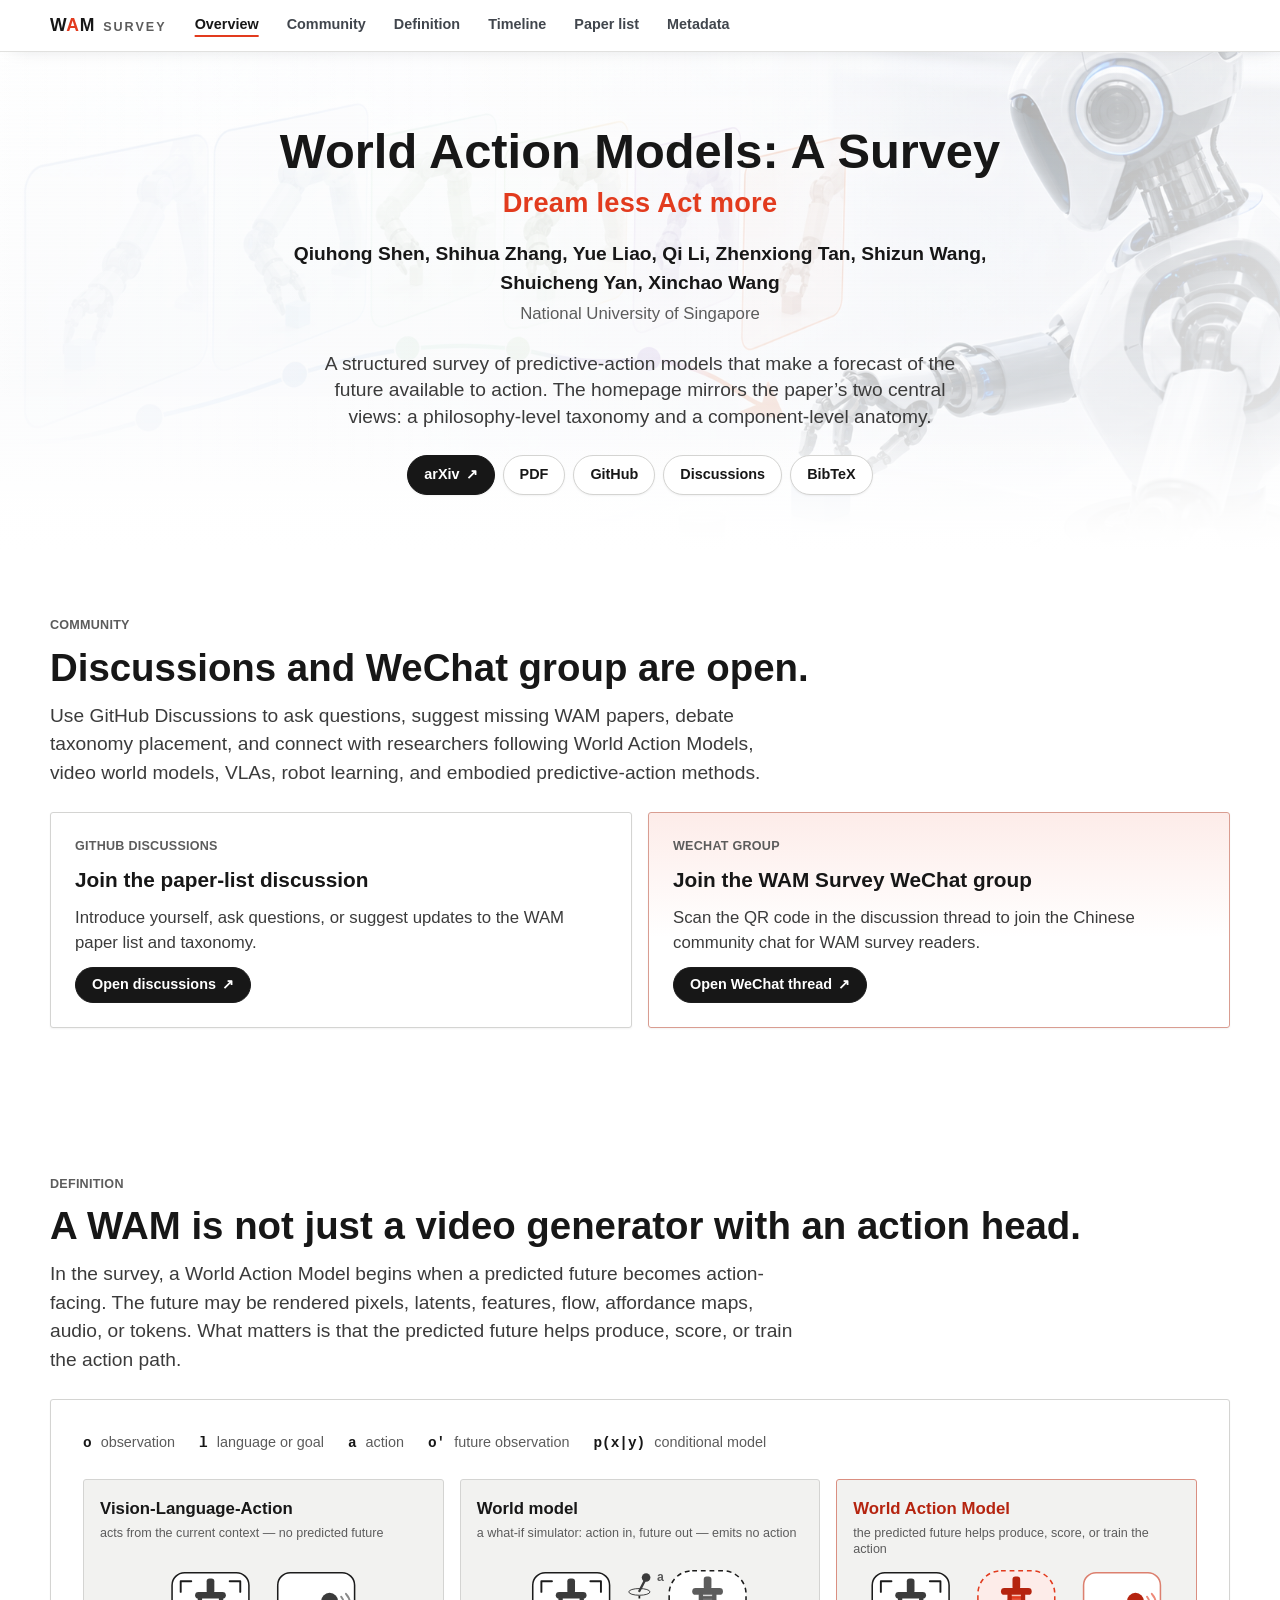
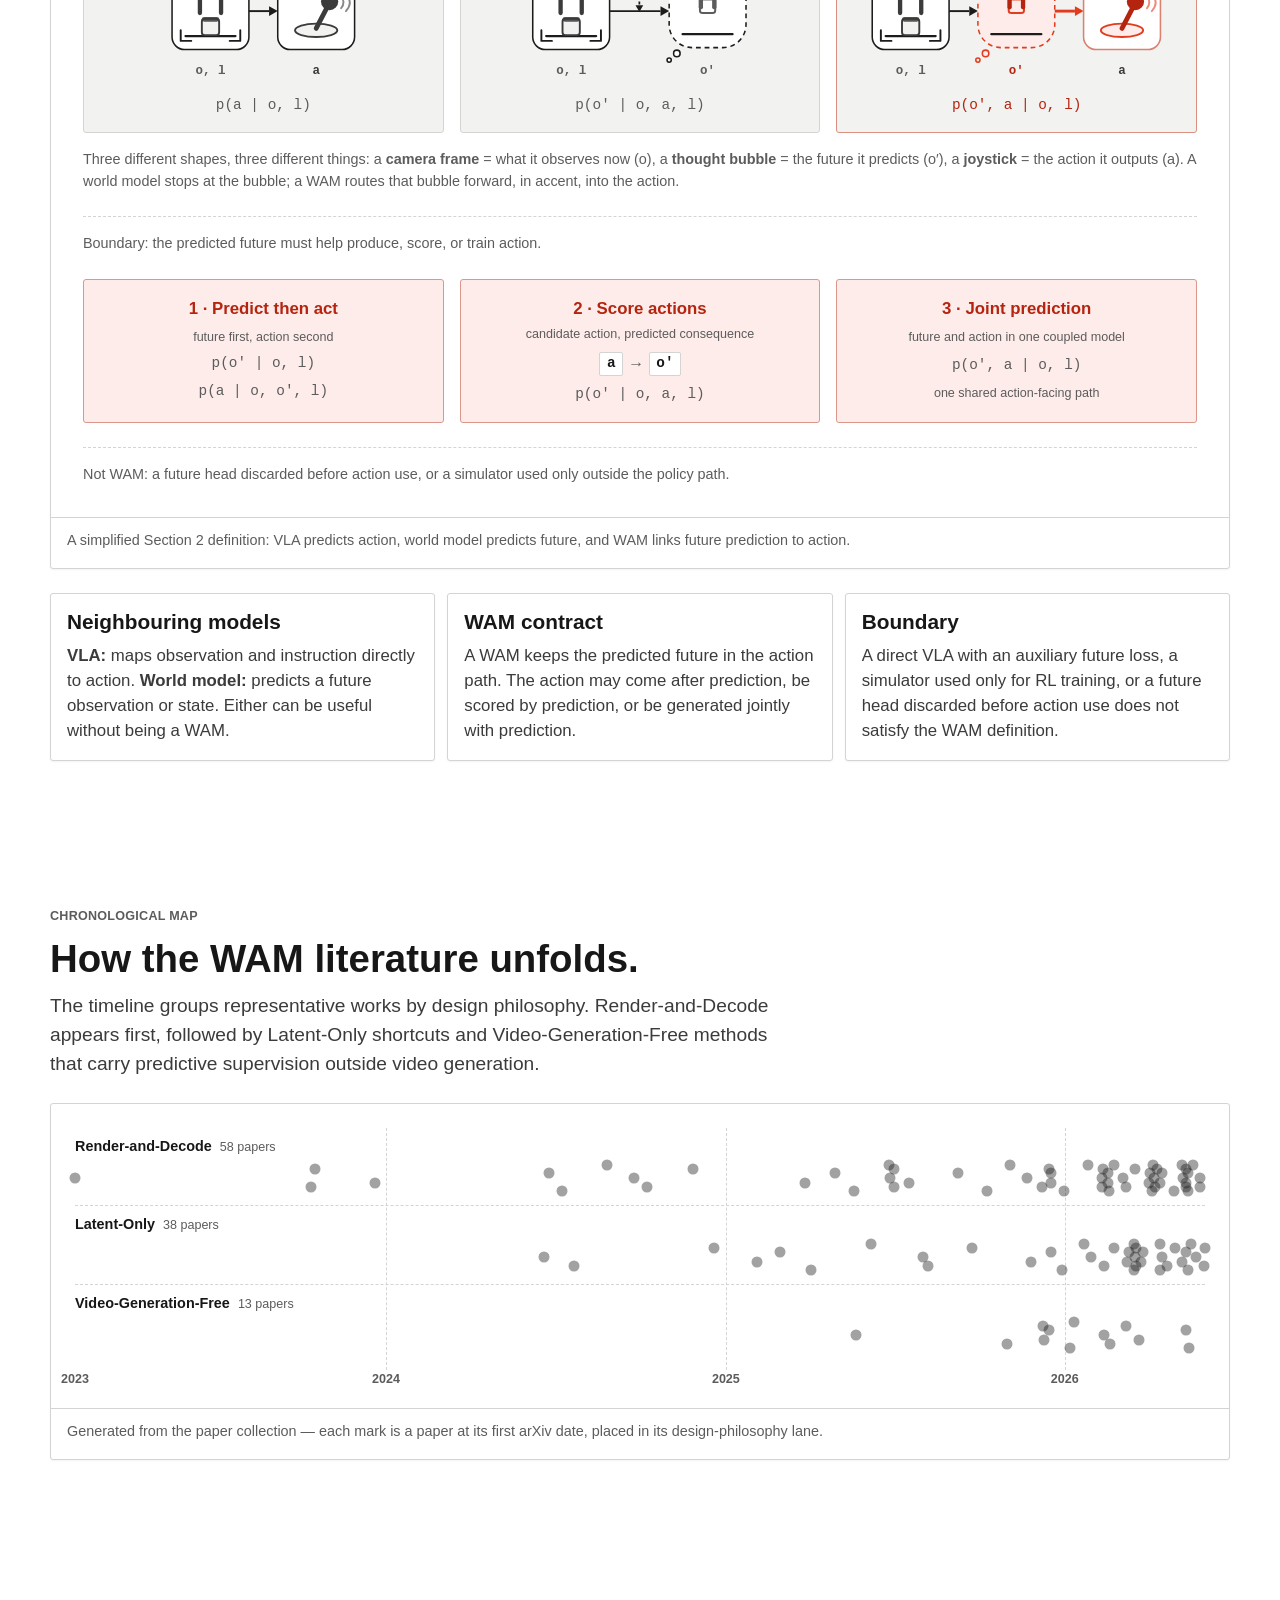
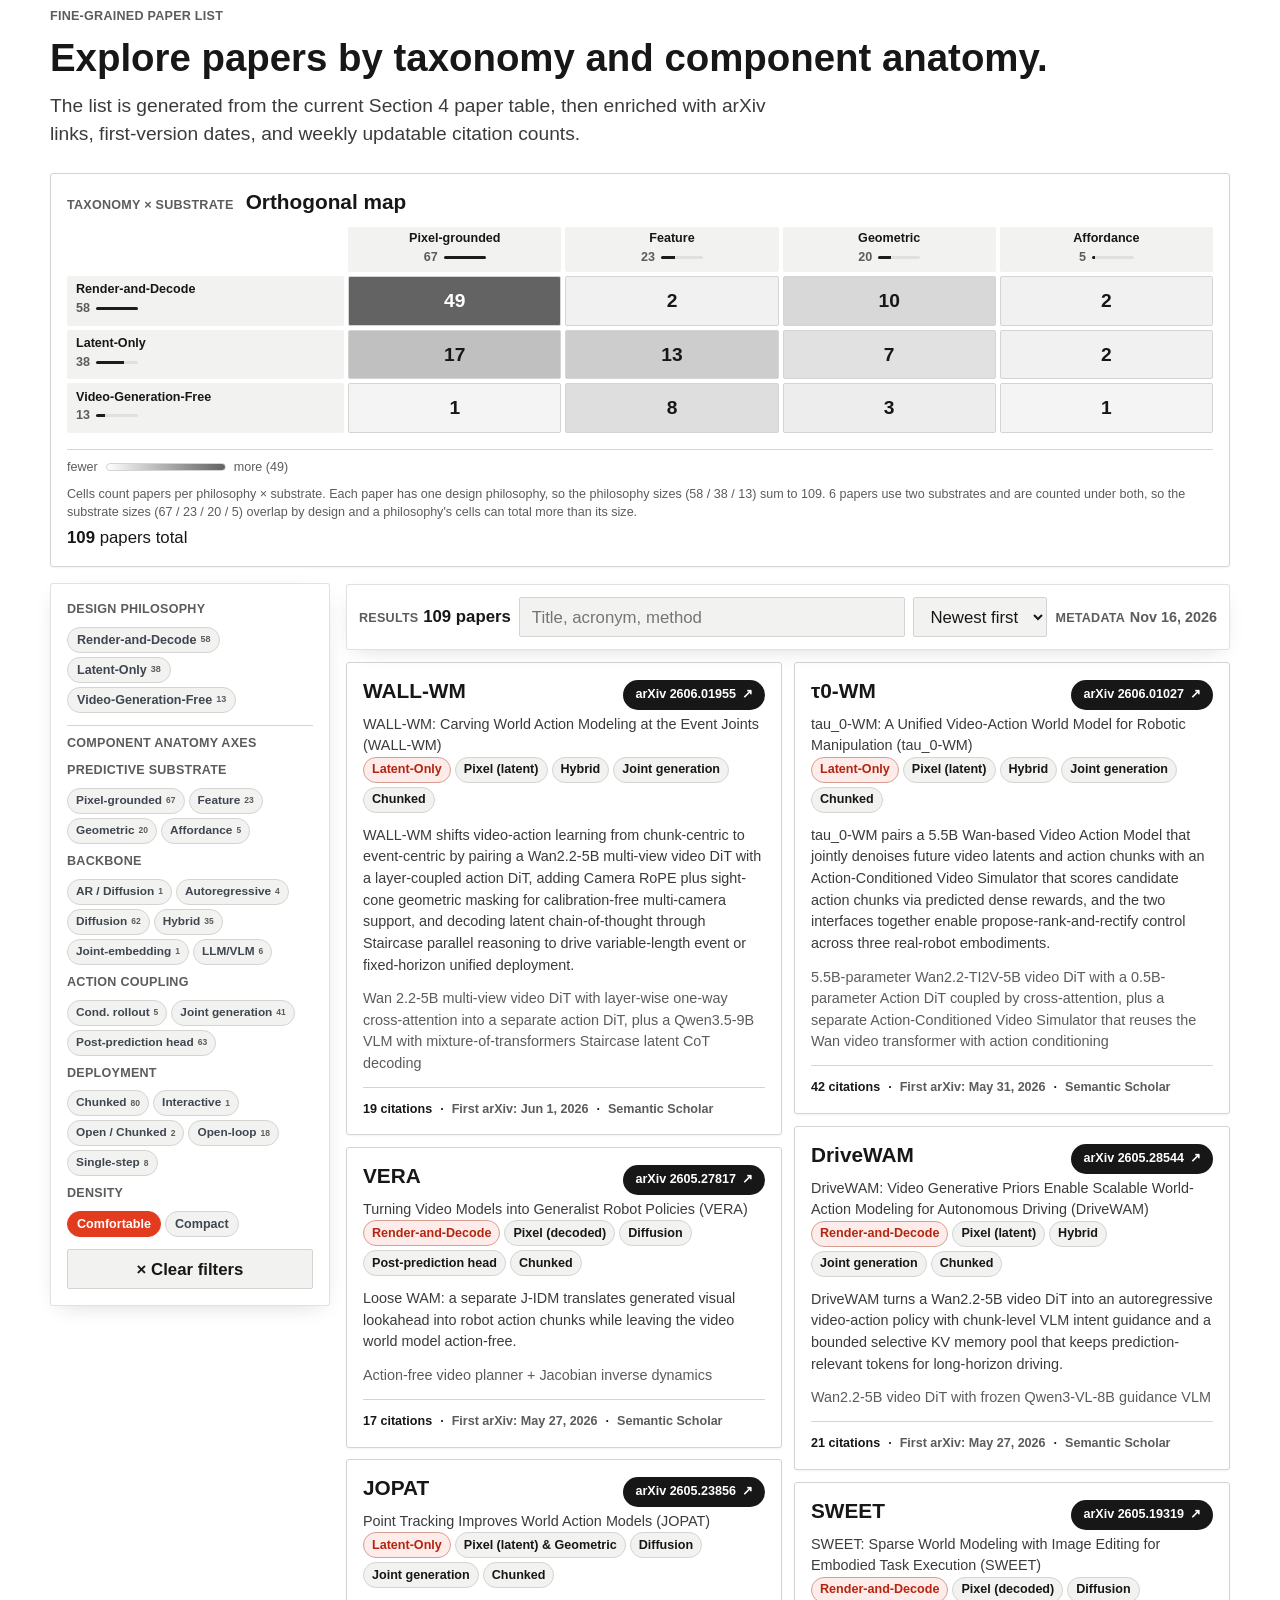
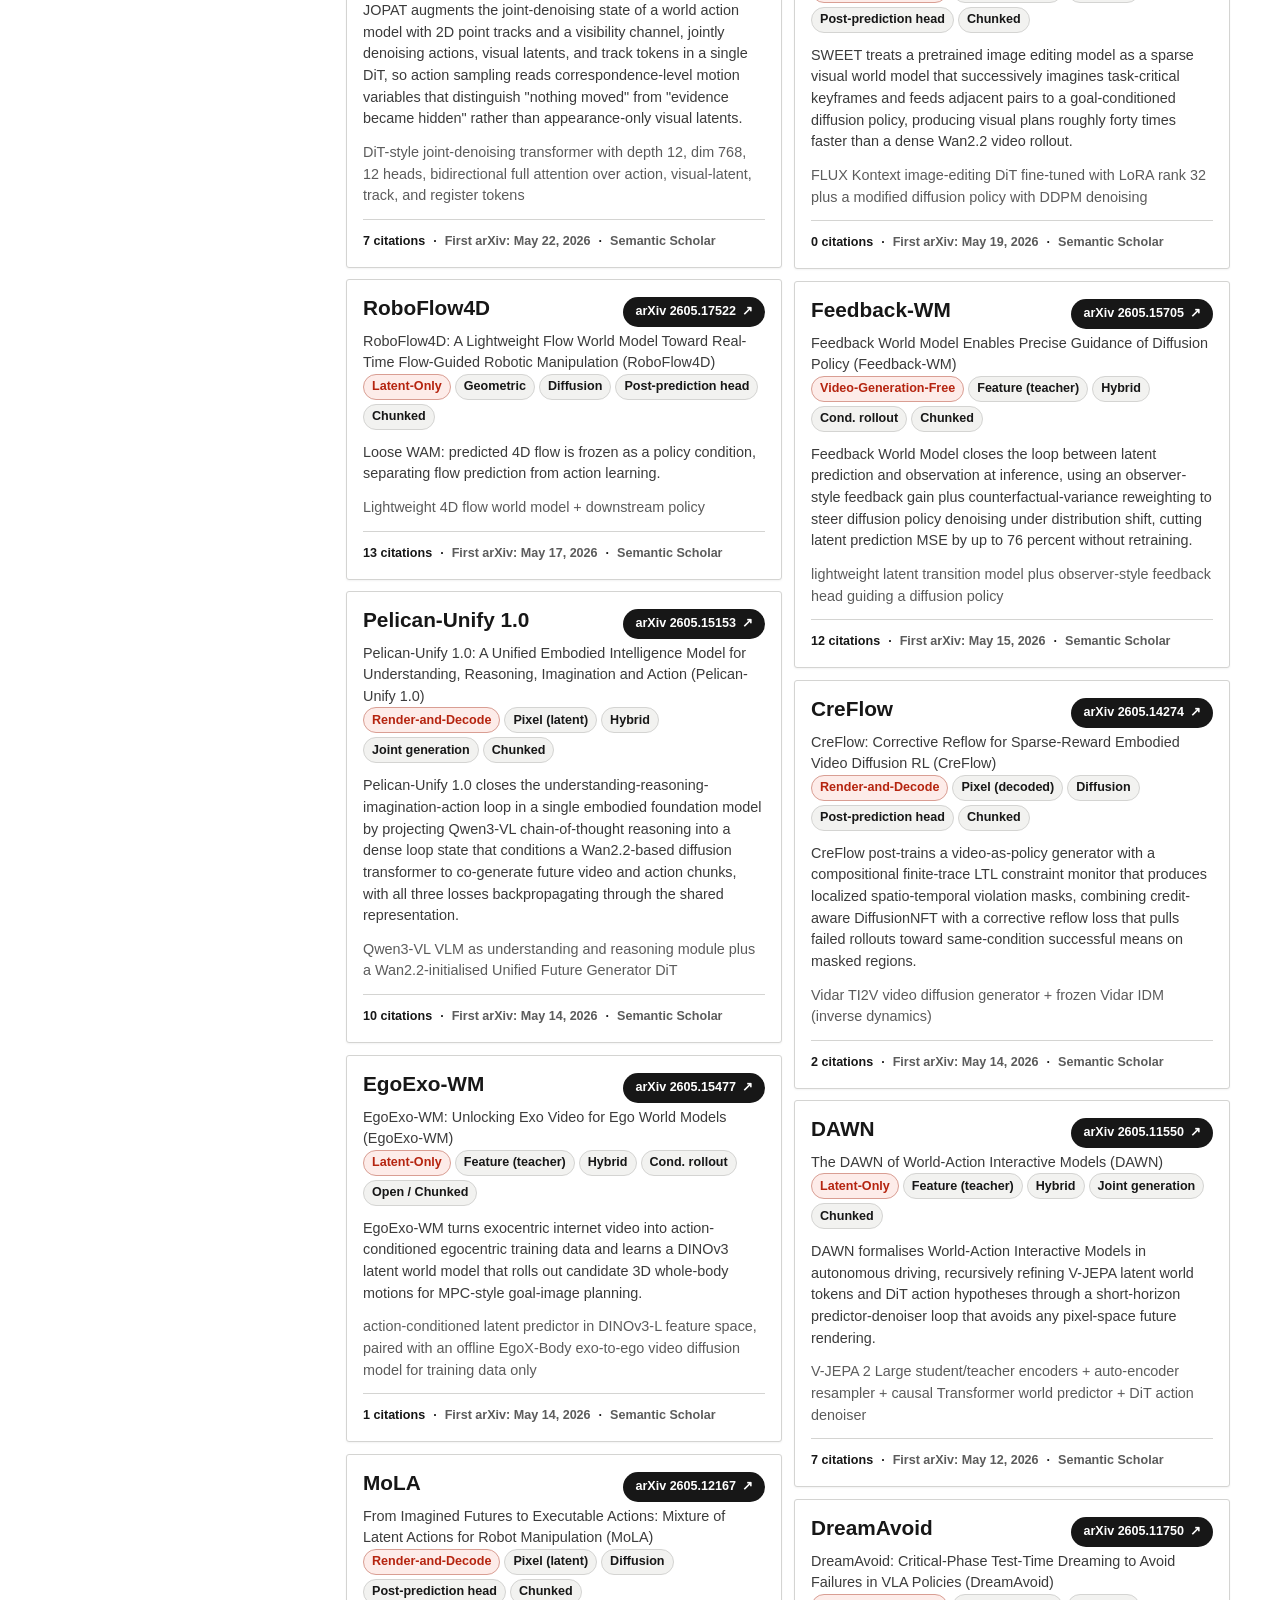
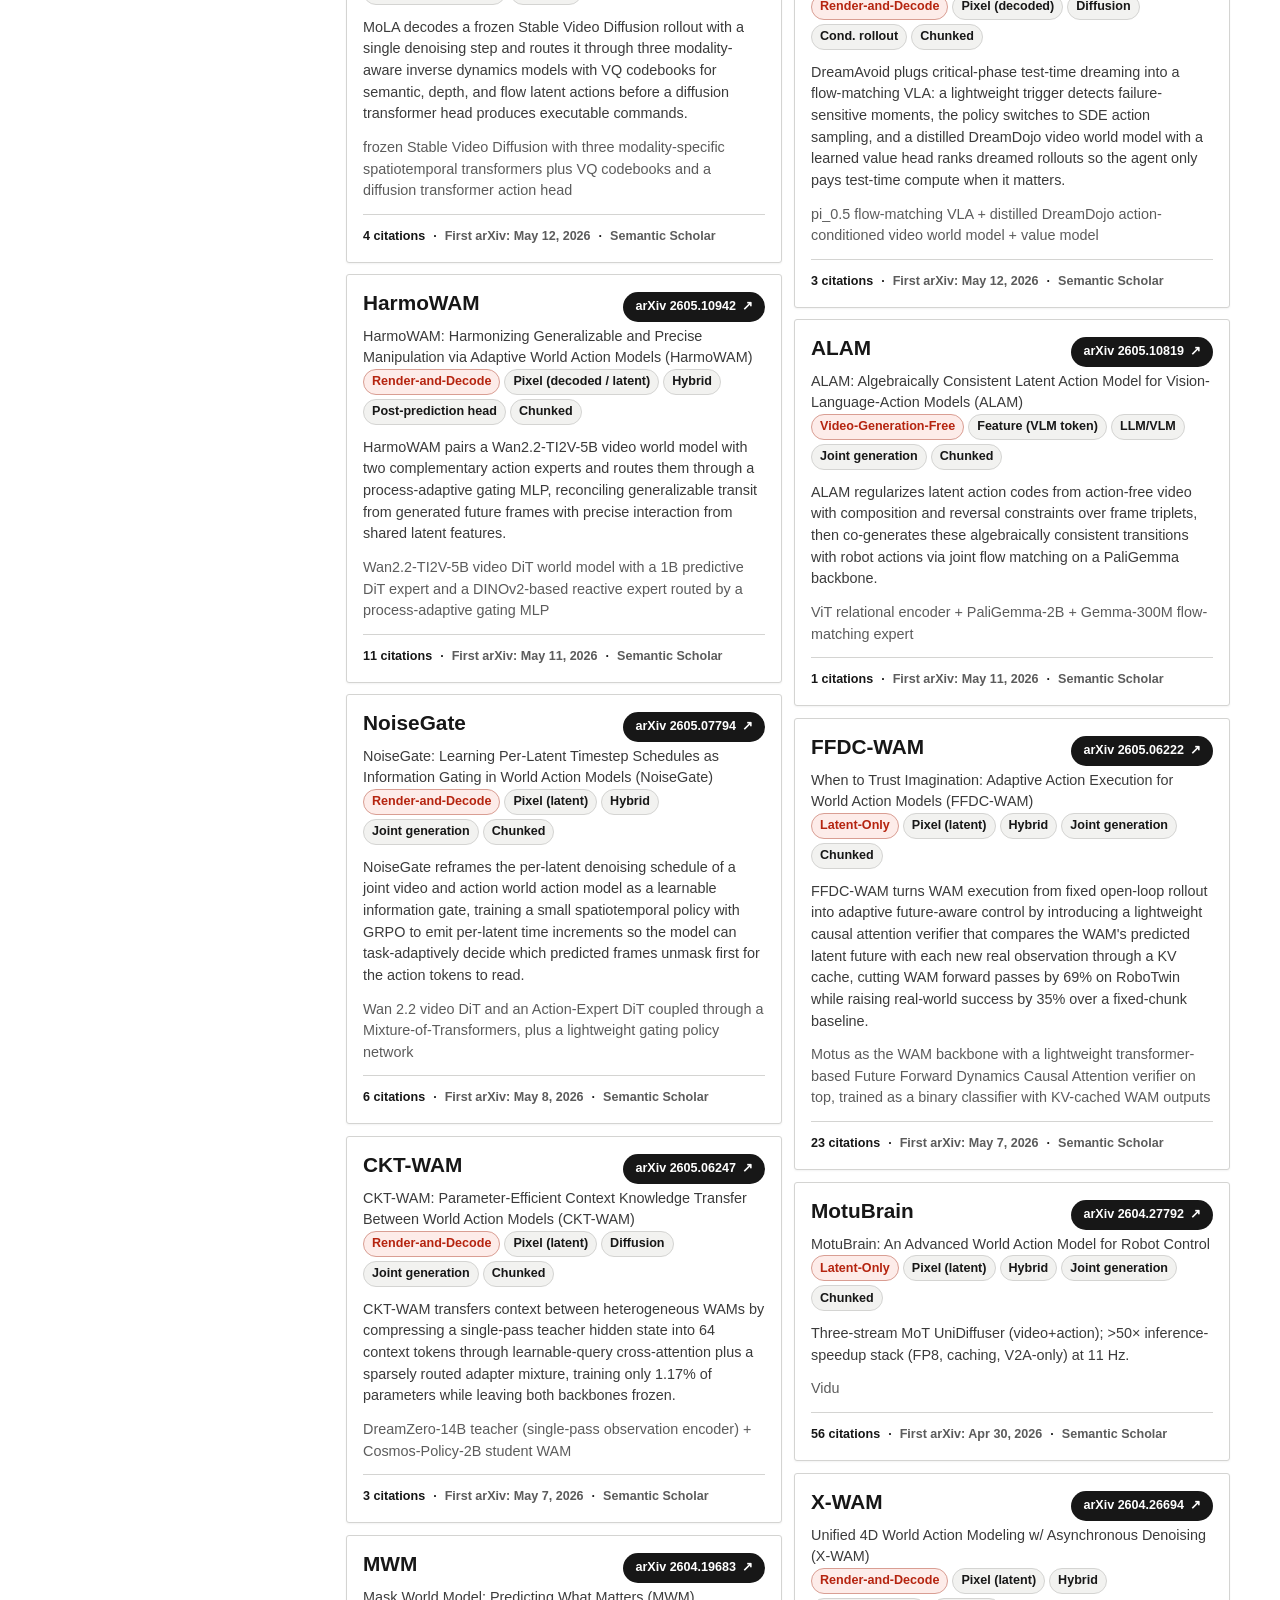
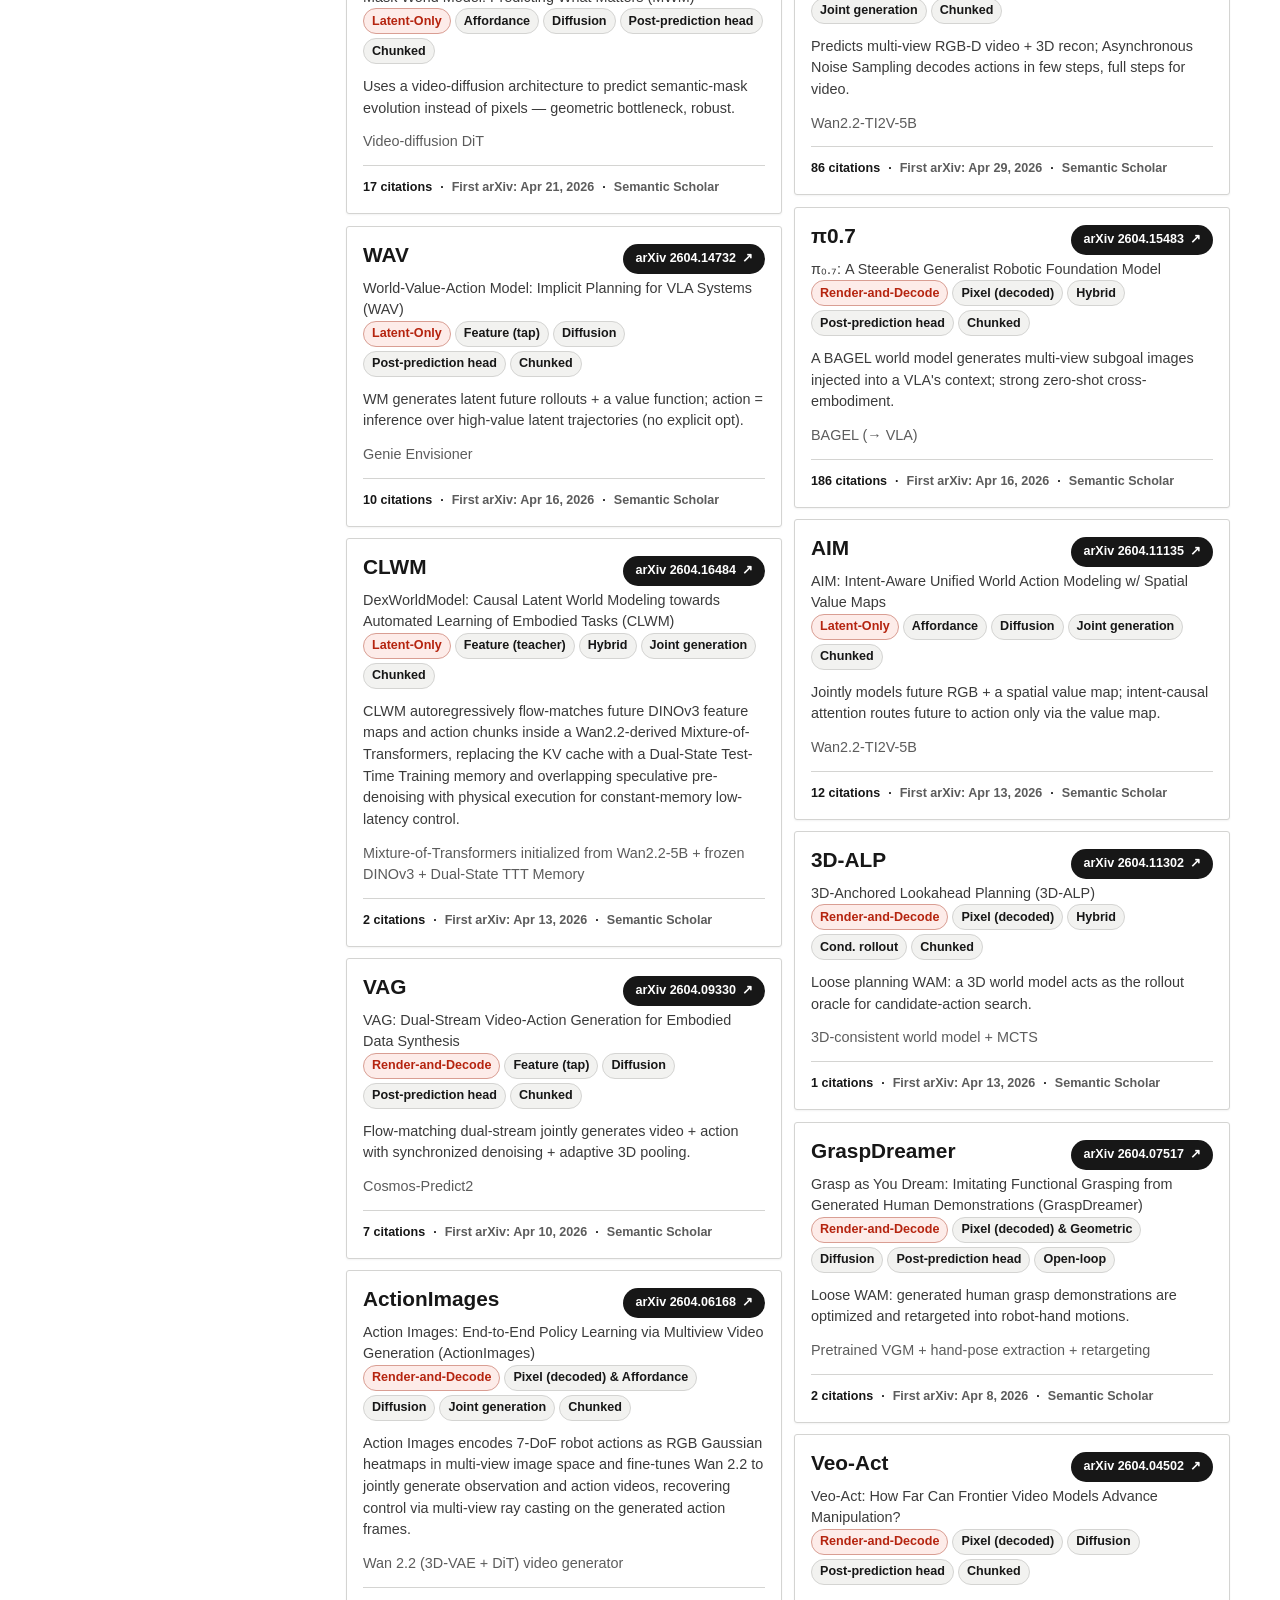
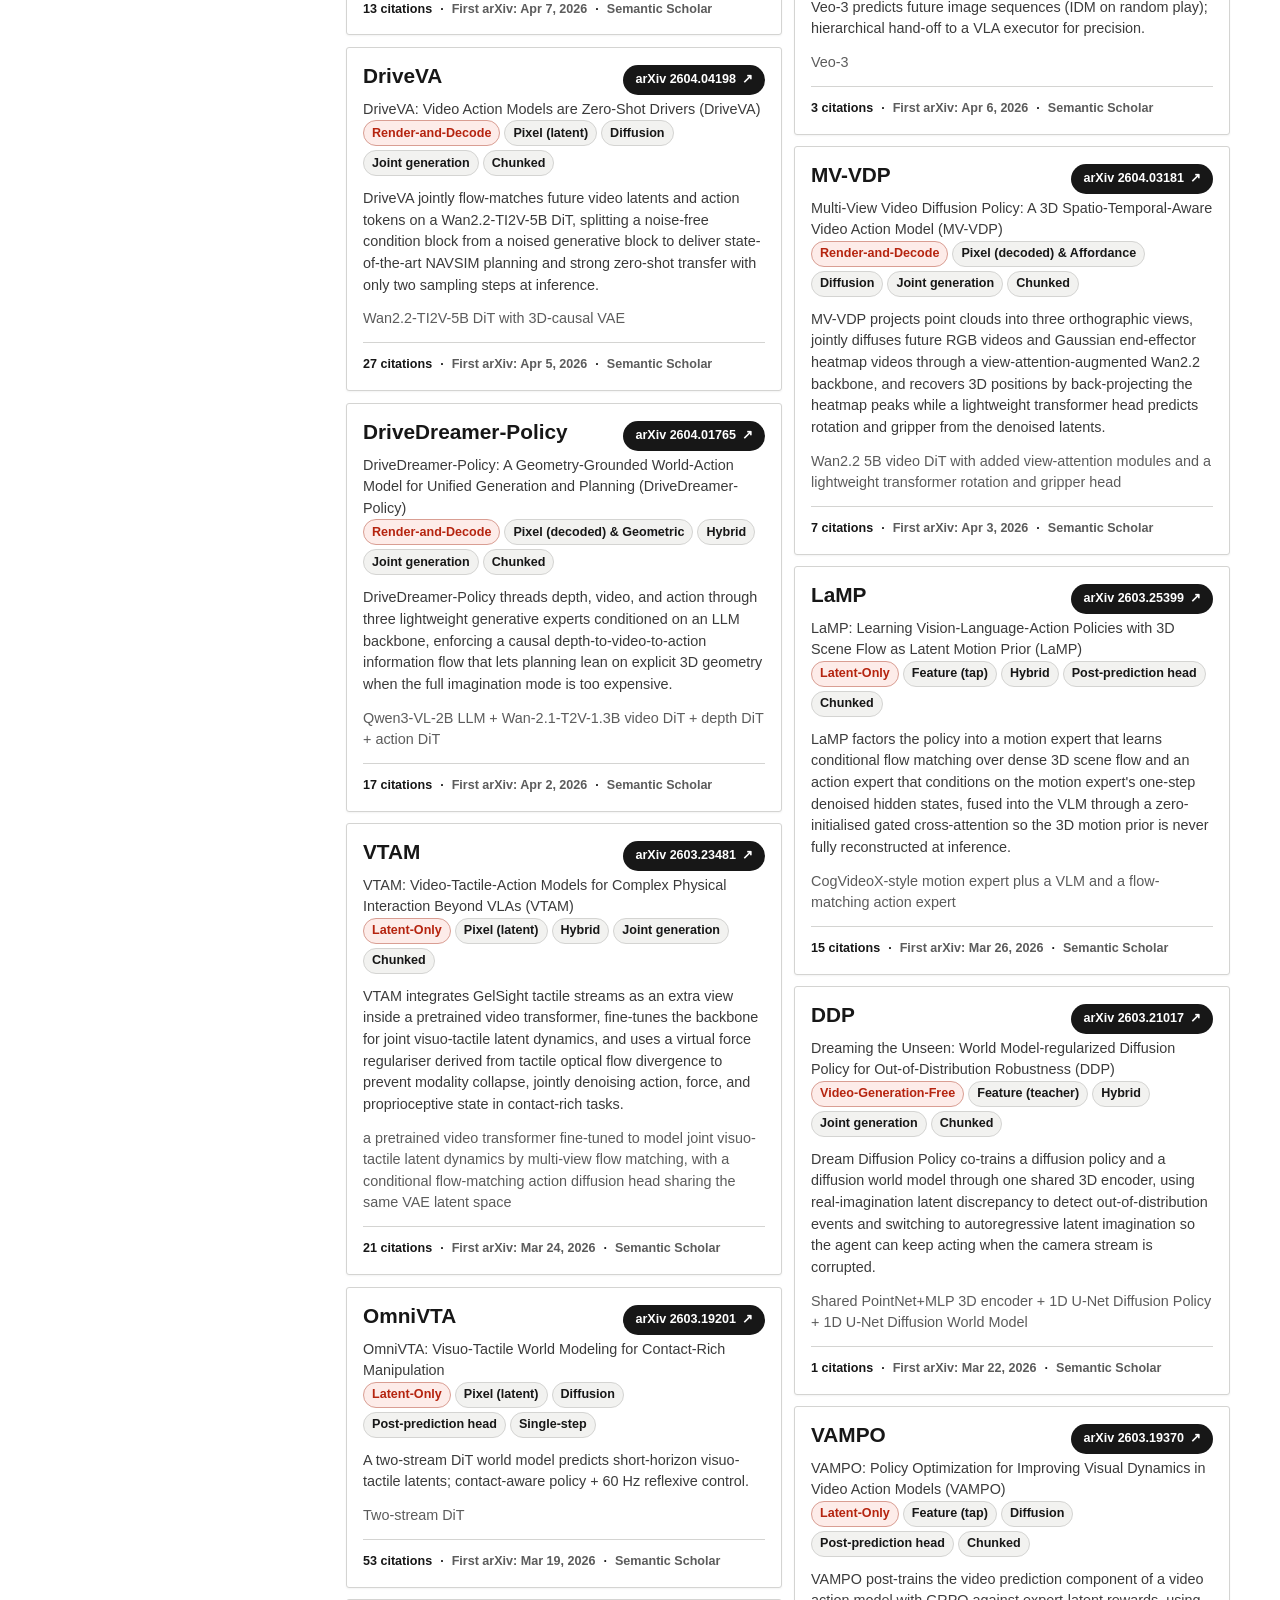
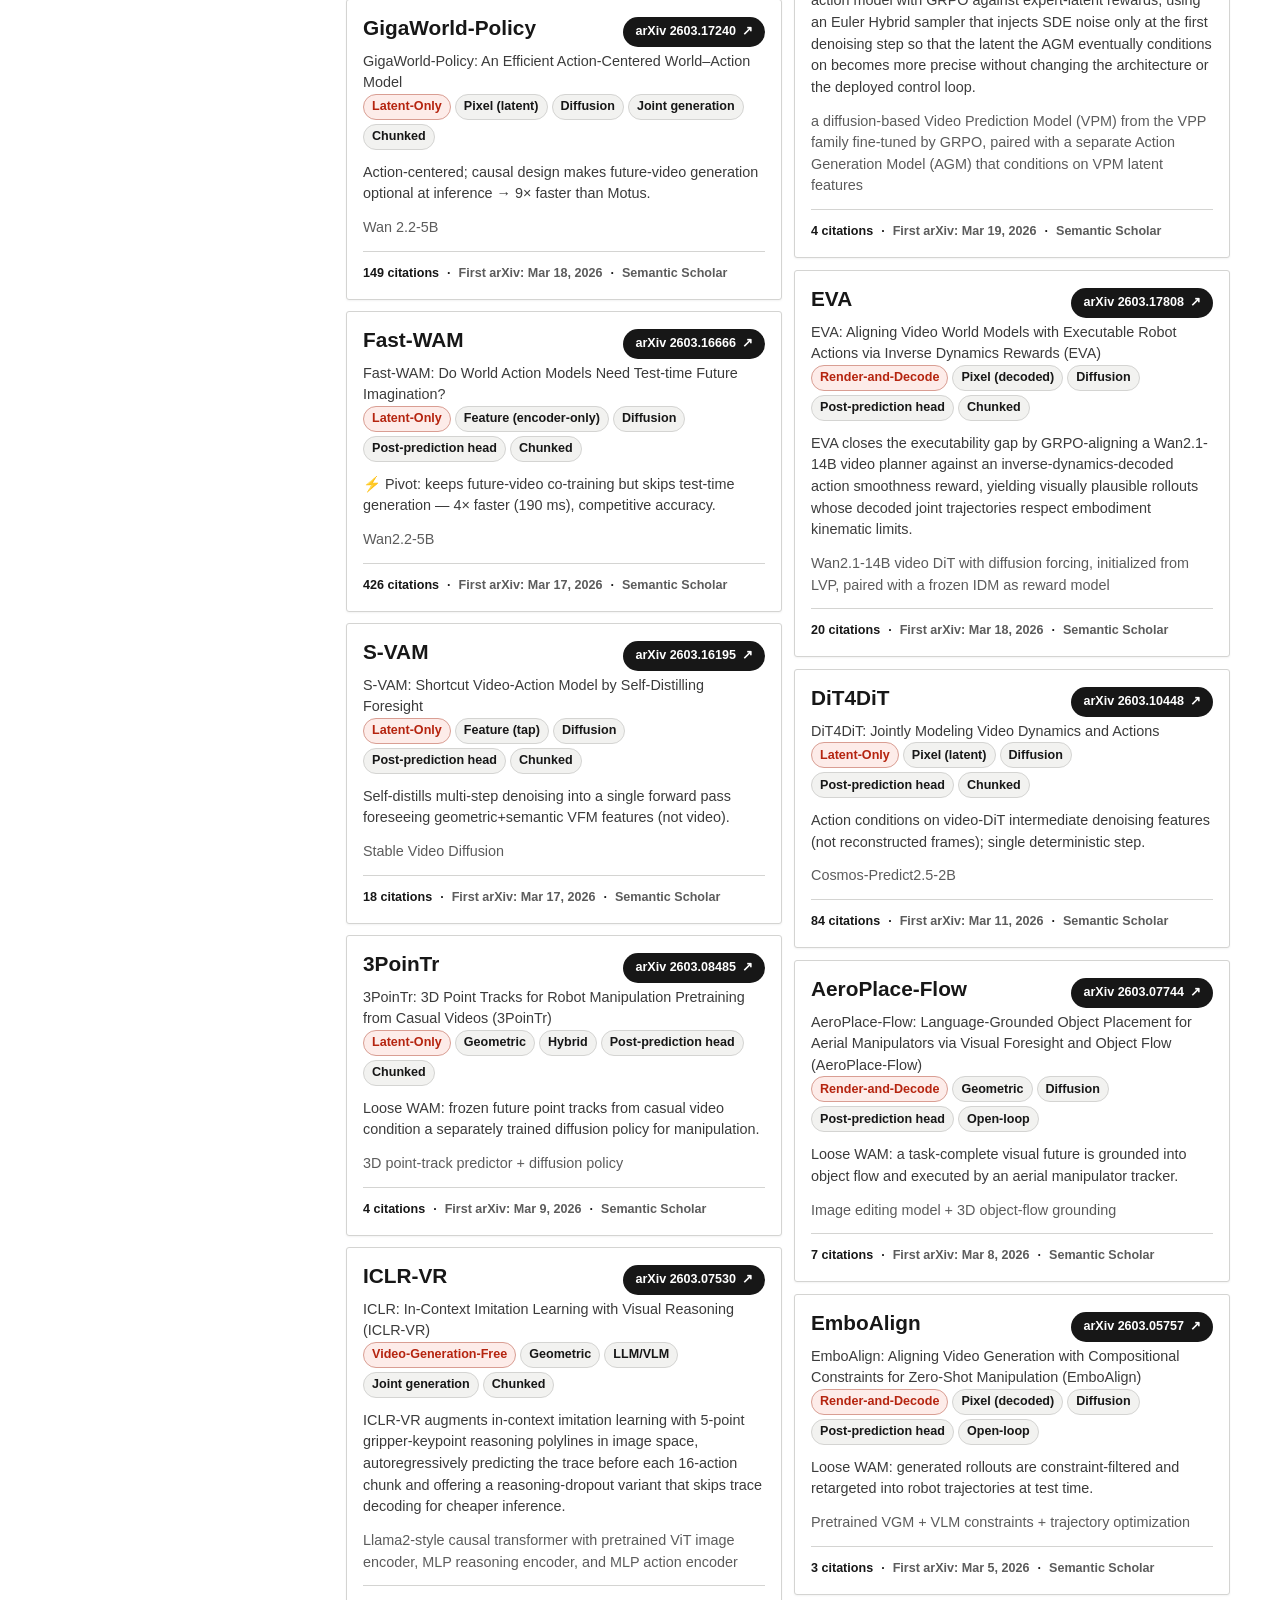
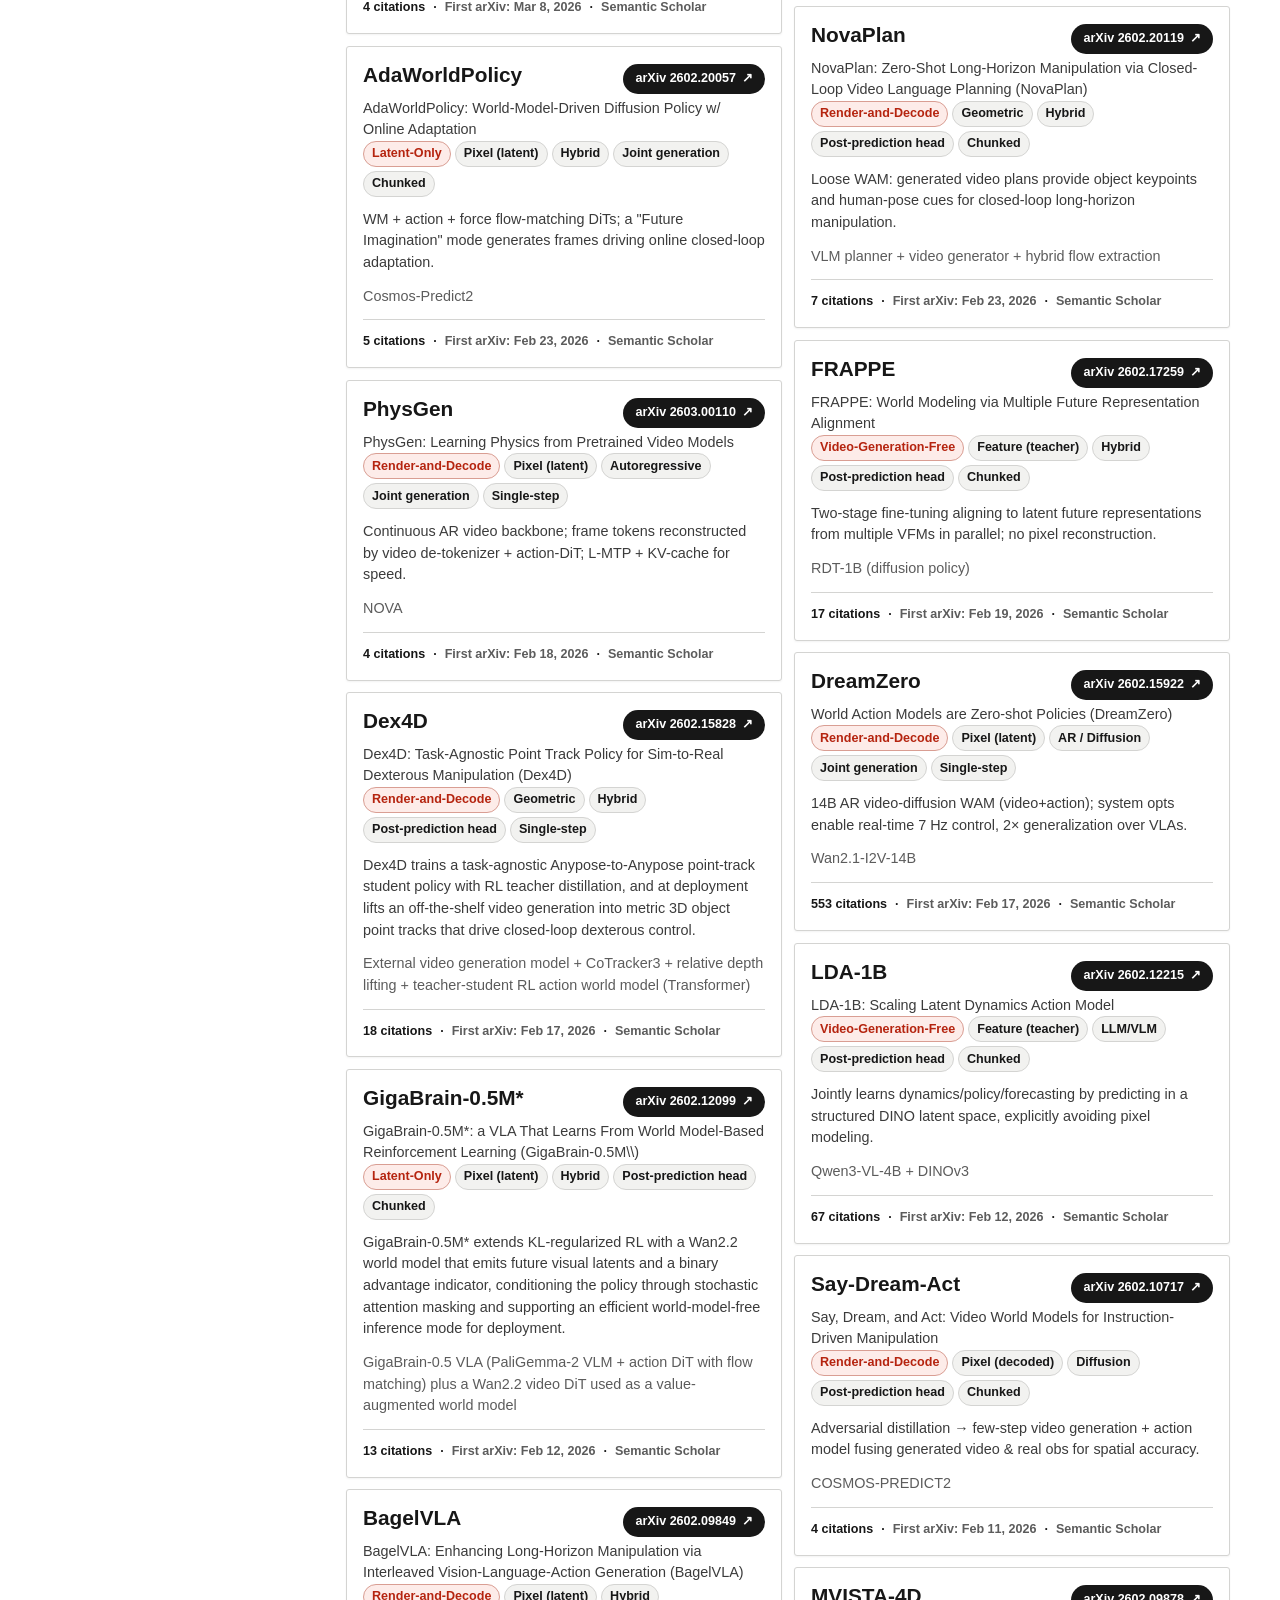
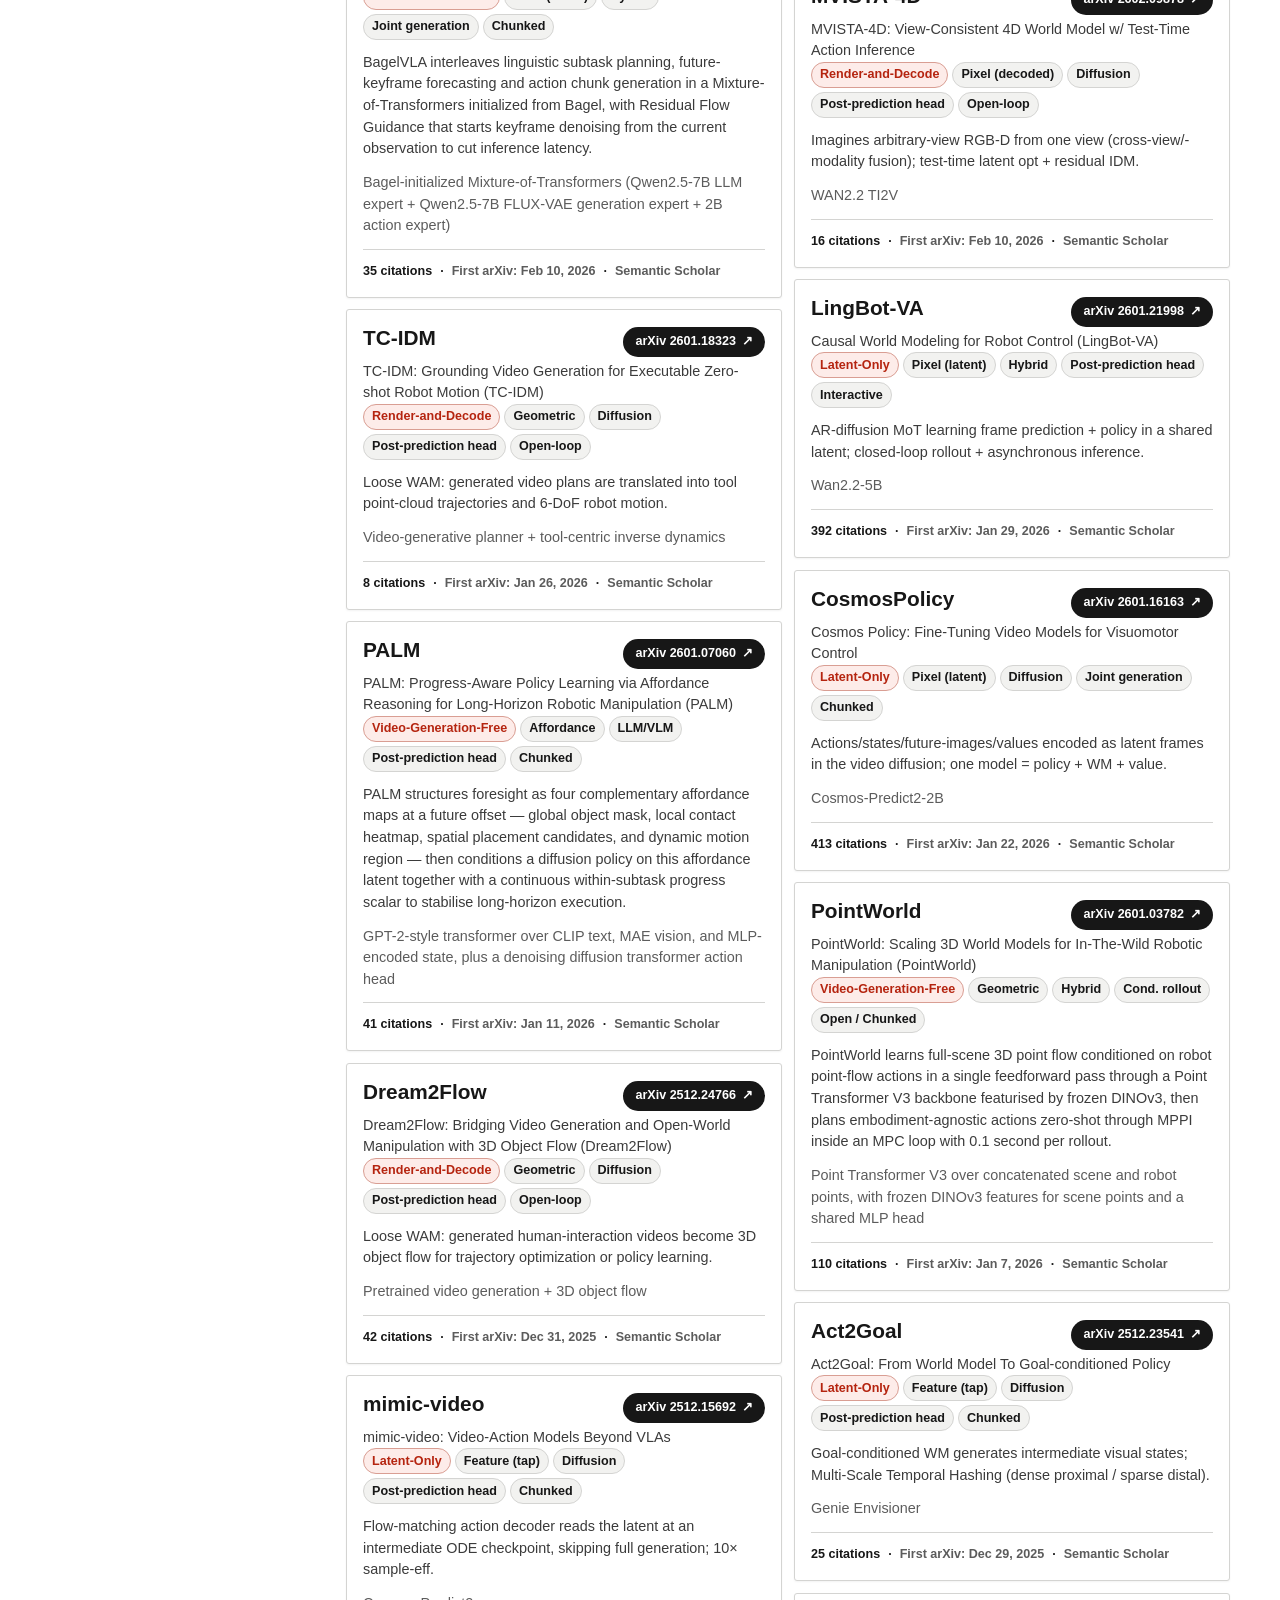
<file: index.html>
<!doctype html>
<html lang="en">
<head>
  <meta charset="utf-8">
  <meta name="viewport" content="width=device-width, initial-scale=1">
  <title>World Action Models (WAM): A Survey — Taxonomy &amp; Paper List</title>
  <meta name="description" content="The World Action Models (WAM) survey: an interactive, weekly-updated taxonomy and paper list of world action models — linking world models, video prediction, and vision-language-action (VLA) for robot learning and embodied AI.">
  <meta name="keywords" content="World Action Models, world action model, WAM, WAM survey, world action model survey, world models, video world models, vision-language-action, VLA, robot learning, embodied AI, predictive action models, robot foundation models, generative world models, robotics survey">
  <meta name="author" content="Qiuhong Shen, Shihua Zhang, Yue Liao, Qi Li, Zhenxiong Tan, Shizun Wang, Shuicheng Yan, Xinchao Wang">
  <meta name="robots" content="index, follow, max-image-preview:large, max-snippet:-1, max-video-preview:-1">
  <meta name="googlebot" content="index, follow">
  <meta name="theme-color" content="#ffffff">
  <link rel="canonical" href="https://world-action-models.github.io/">
  <link rel="icon" href="favicon.svg" type="image/svg+xml">

  <!-- Open Graph (Facebook, LinkedIn, WeChat, Slack…) -->
  <meta property="og:type" content="website">
  <meta property="og:site_name" content="World Action Models: A Survey">
  <meta property="og:title" content="World Action Models (WAM): A Survey">
  <meta property="og:description" content="The World Action Models (WAM) survey — an interactive, weekly-updated taxonomy and paper list of world action models for robot learning, world models, and vision-language-action (VLA).">
  <meta property="og:url" content="https://world-action-models.github.io/">
  <meta property="og:image" content="https://world-action-models.github.io/assets/img/figures/hero-wam-future.png">
  <meta property="og:image:width" content="1672">
  <meta property="og:image:height" content="941">
  <meta property="og:image:alt" content="World Action Models survey — a robot acting on a predicted future.">
  <meta property="og:locale" content="en_US">

  <!-- Twitter / X -->
  <meta name="twitter:card" content="summary_large_image">
  <meta name="twitter:title" content="World Action Models (WAM): A Survey">
  <meta name="twitter:description" content="The World Action Models (WAM) survey — interactive taxonomy and paper list of world action models for robot learning, world models, and vision-language-action (VLA).">
  <meta name="twitter:image" content="https://world-action-models.github.io/assets/img/figures/hero-wam-future.png">
  <meta name="twitter:image:alt" content="World Action Models survey — a robot acting on a predicted future.">

  <!-- Google Scholar / Highwire Press citation tags -->
  <meta name="citation_title" content="World Action Models: A Survey">
  <meta name="citation_author" content="Shen, Qiuhong">
  <meta name="citation_author" content="Zhang, Shihua">
  <meta name="citation_author" content="Liao, Yue">
  <meta name="citation_author" content="Li, Qi">
  <meta name="citation_author" content="Tan, Zhenxiong">
  <meta name="citation_author" content="Wang, Shizun">
  <meta name="citation_author" content="Yan, Shuicheng">
  <meta name="citation_author" content="Wang, Xinchao">
  <meta name="citation_publication_date" content="2026">
  <meta name="citation_arxiv_id" content="2606.20781">
  <meta name="citation_abstract_html_url" content="https://world-action-models.github.io/">
  <meta name="citation_pdf_url" content="https://world-action-models.github.io/wam-survey-nus.pdf">
  <meta name="citation_technical_report_institution" content="National University of Singapore">
  <meta name="citation_language" content="en">
  <meta name="citation_keywords" content="World Action Models; world models; vision-language-action; robot learning; embodied AI">

  <link rel="preload" href="assets/img/figures/hero-wam-future.png" as="image">
  <link rel="preload" href="assets/img/figures/fig-wam-timeline-themed.webp" as="image">
  <link rel="stylesheet" href="assets/css/styles.css?v=3">

  <script type="application/ld+json">
  {
    "@context": "https://schema.org",
    "@graph": [
      {
        "@type": "WebSite",
        "@id": "https://world-action-models.github.io/#website",
        "url": "https://world-action-models.github.io/",
        "name": "World Action Models: A Survey",
        "description": "Interactive homepage and paper list for the World Action Models (WAM) survey.",
        "inLanguage": "en",
        "publisher": { "@id": "https://world-action-models.github.io/#org" }
      },
      {
        "@type": "Organization",
        "@id": "https://world-action-models.github.io/#org",
        "name": "National University of Singapore",
        "url": "https://www.nus.edu.sg/"
      },
      {
        "@type": "ScholarlyArticle",
        "@id": "https://world-action-models.github.io/#article",
        "name": "World Action Models: A Survey",
        "headline": "World Action Models: A Survey",
        "abstract": "A structured survey of World Action Models (WAM): predictive-action models that make a forecast of the future available to action, spanning world models, video prediction, and vision-language-action (VLA) methods for robot learning and embodied AI.",
        "url": "https://world-action-models.github.io/",
        "image": "https://world-action-models.github.io/assets/img/figures/hero-wam-future.png",
        "datePublished": "2026-06",
        "dateModified": "2026-06-25",
        "inLanguage": "en",
        "isAccessibleForFree": true,
        "author": [
          { "@type": "Person", "name": "Qiuhong Shen" },
          { "@type": "Person", "name": "Shihua Zhang" },
          { "@type": "Person", "name": "Yue Liao" },
          { "@type": "Person", "name": "Qi Li" },
          { "@type": "Person", "name": "Zhenxiong Tan" },
          { "@type": "Person", "name": "Shizun Wang" },
          { "@type": "Person", "name": "Shuicheng Yan" },
          { "@type": "Person", "name": "Xinchao Wang" }
        ],
        "publisher": { "@id": "https://world-action-models.github.io/#org" },
        "sameAs": [ "https://arxiv.org/abs/2606.20781" ],
        "identifier": [
          { "@type": "PropertyValue", "propertyID": "arXiv", "value": "arXiv:2606.20781" }
        ],
        "keywords": "World Action Models, world models, vision-language-action, VLA, robot learning, embodied AI, predictive action models",
        "isPartOf": { "@id": "https://world-action-models.github.io/#website" }
      },
      {
        "@type": "Dataset",
        "@id": "https://world-action-models.github.io/#dataset",
        "name": "World Action Models survey paper collection",
        "description": "A curated, taxonomy-labelled collection of papers on World Action Models (WAM). Each paper is tagged by design philosophy, predictive substrate, backbone, action coupling, and deployment, with arXiv links and weekly-refreshed citation counts.",
        "url": "https://world-action-models.github.io/#papers",
        "keywords": [ "World Action Models", "world models", "vision-language-action", "robot learning", "embodied AI" ],
        "inLanguage": "en",
        "isAccessibleForFree": true,
        "creator": { "@id": "https://world-action-models.github.io/#org" },
        "isPartOf": { "@id": "https://world-action-models.github.io/#website" },
        "distribution": [
          {
            "@type": "DataDownload",
            "encodingFormat": "application/json",
            "contentUrl": "https://world-action-models.github.io/assets/data/papers.json"
          }
        ]
      }
    ]
  }
  </script>
</head>
<body>
  <a class="skip-link" href="#papers">Skip to paper list</a>
  <aside class="side-nav" aria-label="Page navigation">
    <div class="nav-inner">
      <a class="nav-title" href="#top" aria-label="World Action Model survey — home">
        <span class="wm">W<span class="wm-a">A</span>M</span>
        <span class="wm-sub">Survey</span>
      </a>
      <nav>
        <a href="#overview">Overview</a>
        <a href="#community">Community</a>
        <a href="#definition">Definition</a>
        <a href="#timeline">Timeline</a>
        <a href="#papers">Paper list</a>
        <a href="#metadata">Metadata</a>
      </nav>
    </div>
  </aside>

  <main id="top" class="page-shell">
    <section class="paper-hero" id="overview" aria-labelledby="paper-title">
      <div class="hero-text academic-title-block">
        <h1 id="paper-title">World Action Models: A Survey</h1>
        <p class="hero-subtitle">Dream less Act more</p>
        <p class="author-list">Qiuhong Shen, Shihua Zhang, Yue Liao, Qi Li, Zhenxiong Tan, Shizun Wang,<br>Shuicheng Yan, Xinchao Wang</p>
        <p class="affiliation-line">National University of Singapore</p>
        <p class="hero-summary">
          A structured survey of predictive-action models that make a forecast of the future available to action.
          The homepage mirrors the paper’s two central views: a philosophy-level taxonomy and a component-level anatomy.
        </p>
        <div class="hero-links">
          <a class="hero-link hero-link--primary" href="https://arxiv.org/abs/2606.20781" aria-label="Read the survey on arXiv">arXiv <span aria-hidden="true">↗</span></a>
          <a class="hero-link" href="https://arxiv.org/pdf/2606.20781" aria-label="Download the World Action Models survey PDF from arXiv">PDF</a>
          <a class="hero-link" href="https://github.com/world-action-models/awesome-world-action-models" aria-label="World Action Models paper list repository on GitHub">GitHub</a>
          <a class="hero-link" href="https://github.com/world-action-models/awesome-world-action-models/discussions" aria-label="Open World Action Models GitHub Discussions">Discussions</a>
          <a class="hero-link" href="bibtex.html" aria-label="Open the World Action Models survey BibTeX">BibTeX</a>
        </div>
      </div>
    </section>

    <section class="content-section community-section" id="community" aria-labelledby="community-title">
      <div class="section-heading">
        <p class="eyebrow">Community</p>
        <h2 id="community-title">Discussions and WeChat group are open.</h2>
        <p>
          Use GitHub Discussions to ask questions, suggest missing WAM papers, debate taxonomy placement,
          and connect with researchers following World Action Models, video world models, VLAs, robot learning,
          and embodied predictive-action methods.
        </p>
      </div>
      <div class="community-grid">
        <article class="community-card">
          <p class="mini-label">GitHub Discussions</p>
          <h3>Join the paper-list discussion</h3>
          <p>Introduce yourself, ask questions, or suggest updates to the WAM paper list and taxonomy.</p>
          <a class="community-link" href="https://github.com/world-action-models/awesome-world-action-models/discussions">Open discussions <span aria-hidden="true">↗</span></a>
        </article>
        <article class="community-card community-card--accent">
          <p class="mini-label">WeChat Group</p>
          <h3>Join the WAM Survey WeChat group</h3>
          <p>Scan the QR code in the discussion thread to join the Chinese community chat for WAM survey readers.</p>
          <a class="community-link" href="https://github.com/world-action-models/awesome-world-action-models/discussions/2">Open WeChat thread <span aria-hidden="true">↗</span></a>
        </article>
      </div>
    </section>

    <section class="content-section definition-section" id="definition" aria-labelledby="definition-title">
      <div class="section-heading">
        <p class="eyebrow">Definition</p>
        <h2 id="definition-title">A WAM is not just a video generator with an action head.</h2>
        <p>
          In the survey, a World Action Model begins when a predicted future becomes action-facing. The future may be
          rendered pixels, latents, features, flow, affordance maps, audio, or tokens. What matters is that the predicted
          future helps produce, score, or train the action path.
        </p>
      </div>

      <div class="definition-grid">
        <figure class="embedded-figure definition-figure">
          <div class="def-body">
            <p class="def-legend">
              <span><b>o</b> observation</span>
              <span><b>l</b> language or goal</span>
              <span><b>a</b> action</span>
              <span><b>o'</b> future observation</span>
              <span><b>p(x|y)</b> conditional model</span>
            </p>

            <div class="def-viz-panel" data-viz="scene">
<div class="dv-scene-grid">

  <article class="dv-scene-card">
    <h4 class="dv-scene-name">Vision-Language-Action</h4>
    <p class="dv-scene-sub">acts from the current context &mdash; no predicted future</p>
    <svg class="dv-scene-svg" viewBox="0 0 340 122" role="img" aria-label="A camera viewfinder shows the current scene: a gripper above a block on a table (observation o and l). A direct arrow leads to a joystick glyph (action a). The action is produced straight from what is observed, with no predicted future."><g transform="translate(75,8)"><rect class="dvs-frame" x="0" y="0" width="80" height="80" rx="13"/><path class="dvs-cam" d="M9 20 V9 H20"/><path class="dvs-cam" d="M60 9 H71 V20"/><path class="dvs-cam" d="M9 60 V71 H20"/><path class="dvs-cam" d="M60 71 H71 V60"/><g class="dvs-scene"><line class="dvs-ground" x1="14" y1="66" x2="66" y2="66"/><rect class="dvs-box" x="31" y="48" width="18" height="17" rx="3"/><rect class="dvs-box-top" x="31" y="46" width="18" height="5" rx="2.5"/><rect class="dvs-arm" x="36" y="6" width="8" height="16" rx="3"/><rect class="dvs-arm" x="24" y="20" width="32" height="7" rx="3.5"/><path class="dvs-claw" d="M29 27 V42"/><path class="dvs-claw" d="M51 27 V42"/></g></g><text class="dvs-label" x="115" y="110">o, l</text><path class="dvs-edge" d="M155 48 H176"/><path class="dvs-edge-head" d="M185 48 L176 43 L176 53 Z"/><g transform="translate(185,8)"><rect class="dvs-frame dvs-act-frame" x="0" y="0" width="80" height="80" rx="13"/><g class="dvs-joy"><ellipse class="dvs-joy-base" cx="40" cy="60" rx="22" ry="7"/><path class="dvs-joy-shaft" d="M40 58 L53 33"/><circle class="dvs-joy-knob" cx="54" cy="30" r="9"/><path class="dvs-joy-tick" d="M66 25 q5 6 0 12"/><path class="dvs-joy-tick" d="M71 22 q8 9 0 18"/></g></g><text class="dvs-label dvs-label--act" x="225" y="110">a</text></svg>
    <p class="dv-scene-f">p(a | o, l)</p>
  </article>

  <article class="dv-scene-card">
    <h4 class="dv-scene-name">World model</h4>
    <p class="dv-scene-sub">a what-if simulator: action in, future out &mdash; emits no action</p>
    <svg class="dv-scene-svg" viewBox="0 0 340 122" role="img" aria-label="A camera viewfinder shows a gripper above a block (observation o and l). A small joystick (a candidate action a) is fed in as an input, and the arrow leads to a thought bubble showing the block grasped and lifted (predicted future o-prime). The world model takes the action as an input and outputs the future; it emits no action of its own."><g transform="translate(58,8)"><rect class="dvs-frame" x="0" y="0" width="80" height="80" rx="13"/><path class="dvs-cam" d="M9 20 V9 H20"/><path class="dvs-cam" d="M60 9 H71 V20"/><path class="dvs-cam" d="M9 60 V71 H20"/><path class="dvs-cam" d="M60 71 H71 V60"/><g class="dvs-scene"><line class="dvs-ground" x1="14" y1="66" x2="66" y2="66"/><rect class="dvs-box" x="31" y="48" width="18" height="17" rx="3"/><rect class="dvs-box-top" x="31" y="46" width="18" height="5" rx="2.5"/><rect class="dvs-arm" x="36" y="6" width="8" height="16" rx="3"/><rect class="dvs-arm" x="24" y="20" width="32" height="7" rx="3.5"/><path class="dvs-claw" d="M29 27 V42"/><path class="dvs-claw" d="M51 27 V42"/></g></g><text class="dvs-label" x="98" y="110">o, l</text><path class="dvs-edge" d="M138 48 H191"/><path class="dvs-edge-head" d="M200 48 L191 43 L191 53 Z"/><g transform="translate(149,-2) scale(0.5)"><g class="dvs-joy"><ellipse class="dvs-joy-base" cx="40" cy="60" rx="22" ry="7"/><path class="dvs-joy-shaft" d="M40 58 L53 33"/><circle class="dvs-joy-knob" cx="54" cy="30" r="9"/></g></g><path class="dvs-feed" d="M169 32 V45"/><path class="dvs-feed-head" d="M169 49 L165 42 L173 42 Z"/><text class="dvs-label dvs-feed-label" x="191" y="14">a</text><g transform="translate(200,6)"><rect class="dvs-bubble" x="0" y="0" width="80" height="80" rx="24"/><g class="dvs-scene dvs-scene--ghost"><line class="dvs-ground" x1="14" y1="66" x2="66" y2="66"/><rect class="dvs-box" x="32" y="28" width="16" height="16" rx="3"/><rect class="dvs-box-top" x="32" y="26" width="16" height="5" rx="2.5"/><rect class="dvs-arm" x="36" y="6" width="8" height="14" rx="3"/><rect class="dvs-arm" x="24" y="18" width="32" height="7" rx="3.5"/><path class="dvs-claw" d="M33 25 V38"/><path class="dvs-claw" d="M47 25 V38"/></g></g><circle class="dvs-bubble-dot" cx="208" cy="92" r="3.4"/><circle class="dvs-bubble-dot" cx="200" cy="99" r="2.2"/><text class="dvs-label" x="240" y="110">o&#8242;</text></svg>
    <p class="dv-scene-f">p(o&#8242; | o, a, l)</p>
  </article>

  <article class="dv-scene-card is-wam">
    <h4 class="dv-scene-name">World Action Model</h4>
    <p class="dv-scene-sub">the predicted future helps produce, score, or train the action</p>
    <svg class="dv-scene-svg" viewBox="0 0 340 122" role="img" aria-label="A camera viewfinder shows a gripper above a block (observation o and l). An arrow leads to an accent thought bubble showing the block grasped and lifted (predicted future o-prime). A highlighted accent arrow then leads from that predicted future into a joystick glyph (action a). The predicted future shapes the action, so it is action-facing."><g transform="translate(20,8)"><rect class="dvs-frame" x="0" y="0" width="80" height="80" rx="13"/><path class="dvs-cam" d="M9 20 V9 H20"/><path class="dvs-cam" d="M60 9 H71 V20"/><path class="dvs-cam" d="M9 60 V71 H20"/><path class="dvs-cam" d="M60 71 H71 V60"/><g class="dvs-scene"><line class="dvs-ground" x1="14" y1="66" x2="66" y2="66"/><rect class="dvs-box" x="31" y="48" width="18" height="17" rx="3"/><rect class="dvs-box-top" x="31" y="46" width="18" height="5" rx="2.5"/><rect class="dvs-arm" x="36" y="6" width="8" height="16" rx="3"/><rect class="dvs-arm" x="24" y="20" width="32" height="7" rx="3.5"/><path class="dvs-claw" d="M29 27 V42"/><path class="dvs-claw" d="M51 27 V42"/></g></g><text class="dvs-label" x="60" y="110">o, l</text><path class="dvs-edge" d="M100 48 H121"/><path class="dvs-edge-head" d="M130 48 L121 43 L121 53 Z"/><g transform="translate(130,6)"><rect class="dvs-bubble dvs-bubble--wam" x="0" y="0" width="80" height="80" rx="24"/><g class="dvs-scene dvs-scene--accent"><line class="dvs-ground" x1="14" y1="66" x2="66" y2="66"/><rect class="dvs-box" x="32" y="28" width="16" height="16" rx="3"/><rect class="dvs-box-top" x="32" y="26" width="16" height="5" rx="2.5"/><rect class="dvs-arm" x="36" y="6" width="8" height="14" rx="3"/><rect class="dvs-arm" x="24" y="18" width="32" height="7" rx="3.5"/><path class="dvs-claw" d="M33 25 V38"/><path class="dvs-claw" d="M47 25 V38"/></g></g><circle class="dvs-bubble-dot dvs-bubble--wam" cx="138" cy="92" r="3.4"/><circle class="dvs-bubble-dot dvs-bubble--wam" cx="130" cy="99" r="2.2"/><text class="dvs-label dvs-label--wam" x="170" y="110">o&#8242;</text><path class="dvs-edge dvs-edge--facing" d="M210 48 H231"/><path class="dvs-edge-head dvs-edge-head--facing" d="M240 48 L231 43 L231 53 Z"/><g transform="translate(240,8)"><rect class="dvs-frame dvs-act-frame dvs-act-frame--wam" x="0" y="0" width="80" height="80" rx="13"/><g class="dvs-joy dvs-joy--accent"><ellipse class="dvs-joy-base" cx="40" cy="60" rx="22" ry="7"/><path class="dvs-joy-shaft" d="M40 58 L53 33"/><circle class="dvs-joy-knob" cx="54" cy="30" r="9"/><path class="dvs-joy-tick" d="M66 25 q5 6 0 12"/><path class="dvs-joy-tick" d="M71 22 q8 9 0 18"/></g></g><text class="dvs-label dvs-label--act" x="280" y="110">a</text></svg>
    <p class="dv-scene-f">p(o&#8242;, a | o, l)</p>
  </article>

</div>
<p class="dv-scene-caption">Three different shapes, three different things: a <strong>camera frame</strong> = what it observes now (o), a <strong>thought bubble</strong> = the future it predicts (o&#8242;), a <strong>joystick</strong> = the action it outputs (a). A world model stops at the bubble; a WAM routes that bubble forward, in accent, into the action.</p>
              </div>

            <p class="def-rule">Boundary: the predicted future must help produce, score, or train action.</p>

            <div class="def-arch">
              <div class="def-box def-box--wam">
                <span class="def-name">1 &middot; Predict then act</span>
                <span class="def-sub">future first, action second</span>
                <span class="def-f">p(o' | o, l)</span>
                <span class="def-f">p(a | o, o', l)</span>
              </div>
              <div class="def-box def-box--wam">
                <span class="def-name">2 &middot; Score actions</span>
                <span class="def-sub">candidate action, predicted consequence</span>
                <span class="def-sig"><b class="tok">a</b> <i class="def-to">&rarr;</i> <b class="tok">o'</b></span>
                <span class="def-f">p(o' | o, a, l)</span>
              </div>
              <div class="def-box def-box--wam">
                <span class="def-name">3 &middot; Joint prediction</span>
                <span class="def-sub">future and action in one coupled model</span>
                <span class="def-f">p(o', a | o, l)</span>
                <span class="def-sub">one shared action-facing path</span>
              </div>
            </div>

            <p class="def-rule def-rule--neg">Not WAM: a future head discarded before action use, or a simulator used only outside the policy path.</p>
          </div>
          <figcaption>A simplified Section 2 definition: VLA predicts action, world model predicts future, and WAM links future prediction to action.</figcaption>
        </figure>

        <div class="definition-notes">
          <article>
            <h3>Neighbouring models</h3>
            <p><strong>VLA:</strong> maps observation and instruction directly to action. <strong>World model:</strong> predicts a future observation or state. Either can be useful without being a WAM.</p>
          </article>
          <article>
            <h3>WAM contract</h3>
            <p>A WAM keeps the predicted future in the action path. The action may come after prediction, be scored by prediction, or be generated jointly with prediction.</p>
          </article>
          <article>
            <h3>Boundary</h3>
            <p>A direct VLA with an auxiliary future loss, a simulator used only for RL training, or a future head discarded before action use does not satisfy the WAM definition.</p>
          </article>
        </div>
      </div>
    </section>

    <section class="content-section" id="timeline" aria-labelledby="timeline-title">
      <div class="section-heading">
        <p class="eyebrow">Chronological map</p>
        <h2 id="timeline-title">How the WAM literature unfolds.</h2>
        <p>
          The timeline groups representative works by design philosophy. Render-and-Decode appears first, followed by
          Latent-Only shortcuts and Video-Generation-Free methods that carry predictive supervision outside video generation.
        </p>
      </div>
      <figure class="embedded-figure timeline-figure">
        <div class="timeline" id="timeline-plot" role="img" aria-label="Timeline of World Action Model papers by first arXiv date, grouped by design philosophy"></div>
        <figcaption>Generated from the paper collection — each mark is a paper at its first arXiv date, placed in its design-philosophy lane.</figcaption>
      </figure>
    </section>

    <section class="content-section explorer-section" id="papers" tabindex="-1" aria-labelledby="papers-title">
      <div class="section-heading wide">
        <p class="eyebrow">Fine-grained paper list</p>
        <h2 id="papers-title">Explore papers by taxonomy and component anatomy.</h2>
        <p>
          The list is generated from the current Section 4 paper table, then enriched with arXiv links, first-version dates,
          and weekly updatable citation counts.
        </p>
      </div>

      <figure class="matrix-wrap" aria-labelledby="matrix-title">
        <figcaption class="matrix-head">
          <p class="mini-label">Taxonomy × substrate</p>
          <h3 id="matrix-title">Orthogonal map</h3>
        </figcaption>
        <div class="matrix" id="taxonomy-matrix" role="group" aria-label="Papers by design philosophy and predictive substrate"></div>
      </figure>

      <div class="explorer-shell">
        <aside class="filter-panel" id="filter-panel" aria-label="Paper filters">
          <div class="filter-panel__head">
            <p class="mini-label">Filters</p>
            <button type="button" class="sheet-close" id="filters-close" aria-label="Close filters"><span aria-hidden="true">×</span></button>
          </div>

          <div class="control-block">
            <div class="control-label" id="cl-philosophy">Design philosophy</div>
            <div class="segmented" role="group" aria-labelledby="cl-philosophy" data-filter-group="philosophy"></div>
          </div>

          <p class="mini-label filter-subhead">Component anatomy axes</p>

          <div class="control-block">
            <div class="control-label" id="cl-substrate">Predictive substrate</div>
            <div class="segmented compact" role="group" aria-labelledby="cl-substrate" data-filter-group="substrateGroup"></div>
          </div>
          <div class="control-block">
            <div class="control-label" id="cl-backbone">Backbone</div>
            <div class="segmented compact" role="group" aria-labelledby="cl-backbone" data-filter-group="backbone"></div>
          </div>
          <div class="control-block">
            <div class="control-label" id="cl-coupling">Action coupling</div>
            <div class="segmented compact" role="group" aria-labelledby="cl-coupling" data-filter-group="coupling"></div>
          </div>
          <div class="control-block">
            <div class="control-label" id="cl-deployment">Deployment</div>
            <div class="segmented compact" role="group" aria-labelledby="cl-deployment" data-filter-group="deployment"></div>
          </div>

          <div class="control-block">
            <div class="control-label" id="cl-density">Density</div>
            <div class="segmented" role="group" aria-labelledby="cl-density" id="density-toggle"></div>
          </div>

          <button class="clear-button" type="button" id="clear-filters"><span aria-hidden="true">×</span> Clear filters</button>
        </aside>

        <div class="papers-workspace">
          <div class="toolbar" id="toolbar">
            <div class="toolbar__row">
              <div class="result-meta">
                <span class="mini-label">Results</span>
                <strong id="result-count" aria-live="polite">0 papers</strong>
              </div>
              <div class="search-block">
                <label class="sr-only" for="paper-search">Search</label>
                <input id="paper-search" type="search" autocomplete="off" inputmode="search" enterkeyhint="search" placeholder="Title, acronym, method">
                <button type="button" class="search-clear" id="search-clear" aria-label="Clear search" hidden><span aria-hidden="true">×</span></button>
              </div>
              <div class="sort-block">
                <label class="sr-only" for="paper-sort">Sort</label>
                <select id="paper-sort">
                  <option value="recent">Newest first</option>
                  <option value="citations">Most cited</option>
                  <option value="oldest">Oldest first</option>
                  <option value="title">Title A to Z</option>
                </select>
              </div>
              <button type="button" class="filters-btn" id="filters-open" aria-haspopup="dialog" aria-expanded="false">
                Filters <span class="filters-count" id="filters-count" hidden></span>
              </button>
              <div class="result-meta meta-updated">
                <span class="mini-label">Metadata</span>
                <strong id="metadata-date">Updating</strong>
              </div>
            </div>
            <div class="toolbar__chips" id="active-chips" aria-label="Active filters"></div>
          </div>

          <div class="paper-list" id="paper-list"></div>
        </div>
      </div>
      <div class="sheet-backdrop" id="sheet-backdrop" hidden></div>
    </section>

    <section class="content-section metadata-section" id="metadata" aria-labelledby="metadata-title">
      <div class="section-heading">
        <p class="eyebrow">Living metadata</p>
        <h2 id="metadata-title">Citation counts refresh weekly.</h2>
      </div>
      <div class="update-grid">
        <article>
          <h3>Self-contained repository</h3>
          <p>The GitHub Pages repository includes the page, assets, paper data, and the weekly update workflow.</p>
        </article>
        <article>
          <h3>Survey-aligned data</h3>
          <p>The paper list is generated from the active survey paper table and bibliography, not from the older slide deck.</p>
        </article>
        <article>
          <h3>Metadata sources</h3>
          <p>Exact first-version dates come from arXiv. Citation counts refresh from Semantic Scholar with OpenAlex fallback.</p>
        </article>
      </div>
    </section>

    <section class="visitor-section" id="visitor-map" aria-label="Visitor map">
      <div class="visitor-map">
        <script type='text/javascript' id='mapmyvisitors' src='https://mapmyvisitors.com/map.js?cl=ffffff&w=300&t=n&d=tnJDNxXYJgxEZpuIChx3Qxr-oyEidIg1Vk_KH0OIMpU'></script>
      </div>
    </section>

    <footer class="site-footer">
      <span>World Action Models survey homepage</span>
      <a href="#top">Back to top</a>
    </footer>
  </main>

  <script src="assets/js/app.js?v=2" type="module"></script>
</body>
</html>
</file>
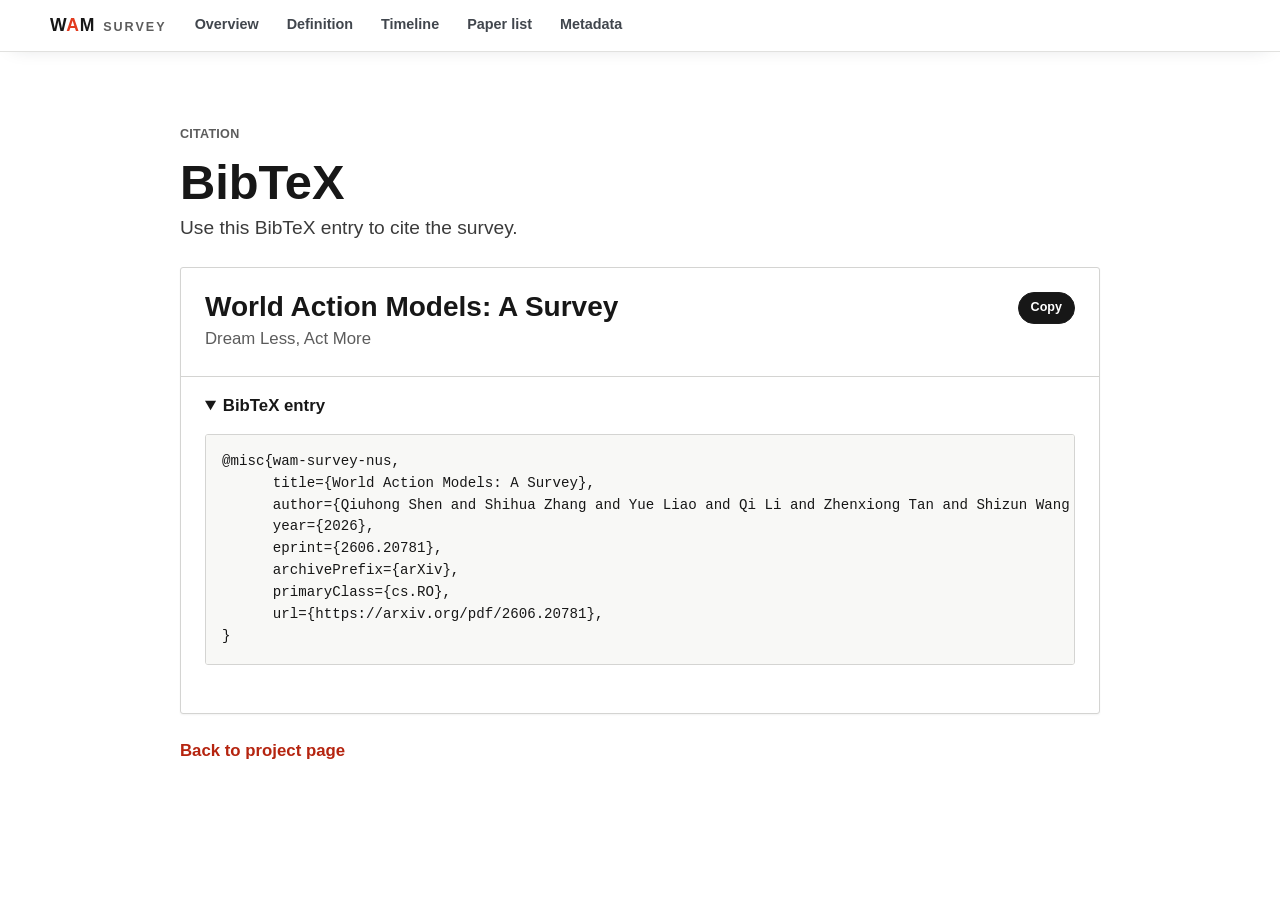
<file: bibtex.html>
<!doctype html>
<html lang="en">
<head>
  <meta charset="utf-8">
  <meta name="viewport" content="width=device-width, initial-scale=1">
  <meta name="description" content="BibTeX citation for the World Action Models (WAM): A Survey — predictive-action models linking world models, video prediction, and vision-language-action (VLA) for robot learning.">
  <meta name="robots" content="index, follow, max-image-preview:large, max-snippet:-1">
  <meta name="theme-color" content="#ffffff">
  <title>BibTeX — How to cite World Action Models: A Survey</title>
  <link rel="canonical" href="https://world-action-models.github.io/bibtex.html">
  <link rel="icon" href="favicon.svg" type="image/svg+xml">

  <!-- Open Graph / Twitter -->
  <meta property="og:type" content="article">
  <meta property="og:site_name" content="World Action Models: A Survey">
  <meta property="og:title" content="Cite World Action Models: A Survey (BibTeX)">
  <meta property="og:description" content="BibTeX entry for the World Action Models (WAM) survey.">
  <meta property="og:url" content="https://world-action-models.github.io/bibtex.html">
  <meta property="og:image" content="https://world-action-models.github.io/assets/img/figures/hero-wam-future.png">
  <meta name="twitter:card" content="summary_large_image">
  <meta name="twitter:title" content="Cite World Action Models: A Survey (BibTeX)">
  <meta name="twitter:description" content="BibTeX entry for the World Action Models (WAM) survey.">
  <meta name="twitter:image" content="https://world-action-models.github.io/assets/img/figures/hero-wam-future.png">

  <link rel="stylesheet" href="assets/css/styles.css?v=3">
</head>
<body>
  <a class="skip-link" href="#citation">Skip to citation</a>
  <aside class="side-nav" aria-label="Page navigation">
    <div class="nav-inner">
      <a class="nav-title" href="index.html#top" aria-label="World Action Model survey home">
        <span class="wm">W<span class="wm-a">A</span>M</span>
        <span class="wm-sub">Survey</span>
      </a>
      <nav>
        <a href="index.html#overview">Overview</a>
        <a href="index.html#definition">Definition</a>
        <a href="index.html#timeline">Timeline</a>
        <a href="index.html#papers">Paper list</a>
        <a href="index.html#metadata">Metadata</a>
      </nav>
    </div>
  </aside>

  <main id="citation" class="page-shell citation-page">
    <section class="content-section citation-section" aria-labelledby="citation-title">
      <div class="section-heading">
        <p class="eyebrow">Citation</p>
        <h1 id="citation-title">BibTeX</h1>
        <p>Use this BibTeX entry to cite the survey.</p>
      </div>

      <article class="citation-card">
        <div class="citation-card-head">
          <div>
            <h2>World Action Models: A Survey</h2>
            <p>Dream Less, Act More</p>
          </div>
          <button class="copy-button" type="button" data-copy-target="survey-bibtex" aria-describedby="copy-status">Copy</button>
        </div>

        <details class="bibtex-details" open>
          <summary>BibTeX entry</summary>
          <pre class="bibtex-block"><code id="survey-bibtex">@misc{wam-survey-nus,
      title={World Action Models: A Survey},
      author={Qiuhong Shen and Shihua Zhang and Yue Liao and Qi Li and Zhenxiong Tan and Shizun Wang and Shuicheng Yan and Xinchao Wang},
      year={2026},
      eprint={2606.20781},
      archivePrefix={arXiv},
      primaryClass={cs.RO},
      url={https://arxiv.org/pdf/2606.20781},
}</code></pre>
        </details>

        <p id="copy-status" class="copy-status" aria-live="polite"></p>
      </article>

      <p class="citation-back"><a href="index.html#overview">Back to project page</a></p>
    </section>
  </main>

  <script>
    const copyButton = document.querySelector("[data-copy-target]");
    const copyStatus = document.querySelector("#copy-status");

    async function copyText(text) {
      if (navigator.clipboard && window.isSecureContext) {
        await navigator.clipboard.writeText(text);
        return;
      }

      const textarea = document.createElement("textarea");
      textarea.value = text;
      textarea.setAttribute("readonly", "");
      textarea.style.position = "fixed";
      textarea.style.inset = "0 auto auto 0";
      textarea.style.opacity = "0";
      document.body.appendChild(textarea);
      textarea.select();
      document.execCommand("copy");
      textarea.remove();
    }

    copyButton?.addEventListener("click", async () => {
      const target = document.getElementById(copyButton.dataset.copyTarget);
      if (!target) return;

      try {
        await copyText(target.textContent.trim());
        copyButton.textContent = "Copied";
        copyStatus.textContent = "BibTeX copied.";
        window.setTimeout(() => {
          copyButton.textContent = "Copy";
          copyStatus.textContent = "";
        }, 1800);
      } catch {
        copyStatus.textContent = "Copy failed. Select the BibTeX text manually.";
      }
    });
  </script>
</body>
</html>
</file>
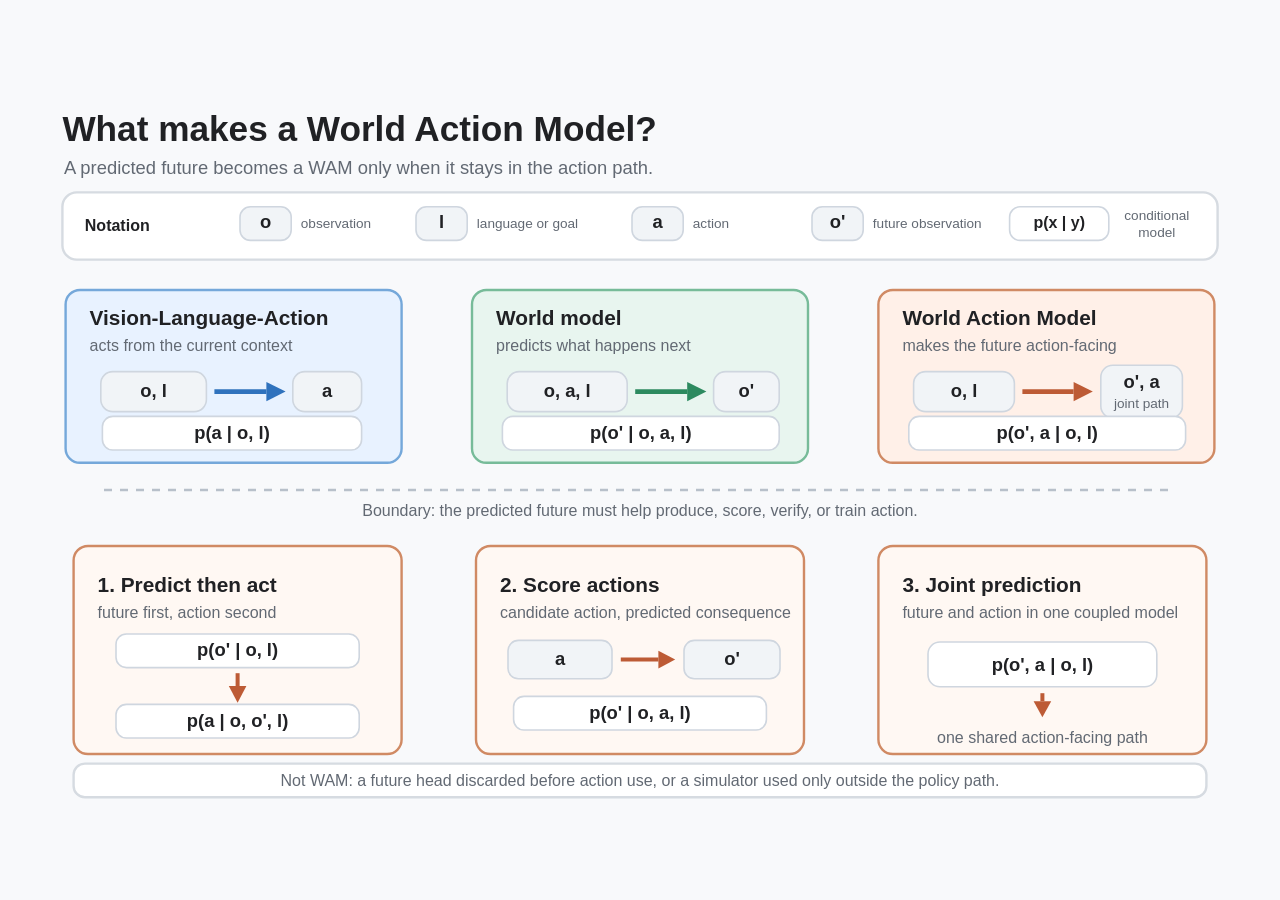
<file: assets/figures/html/fig-wam-definition.html>
<!doctype html>
<html lang="en">
<head>
  <meta charset="utf-8">
  <meta name="viewport" content="width=device-width, initial-scale=1">
  <link rel="stylesheet" href="style.css">
  <title>What makes a World Action Model?</title>
</head>
<body>
  <object
    class="definition-object"
    type="image/svg+xml"
    data="../../img/figures/fig-wam-definition.svg"
    aria-label="Definition diagram contrasting VLA, world model, and World Action Model."
  >
    Definition diagram contrasting VLA, world model, and World Action Model.
  </object>
</body>
</html>
</file>
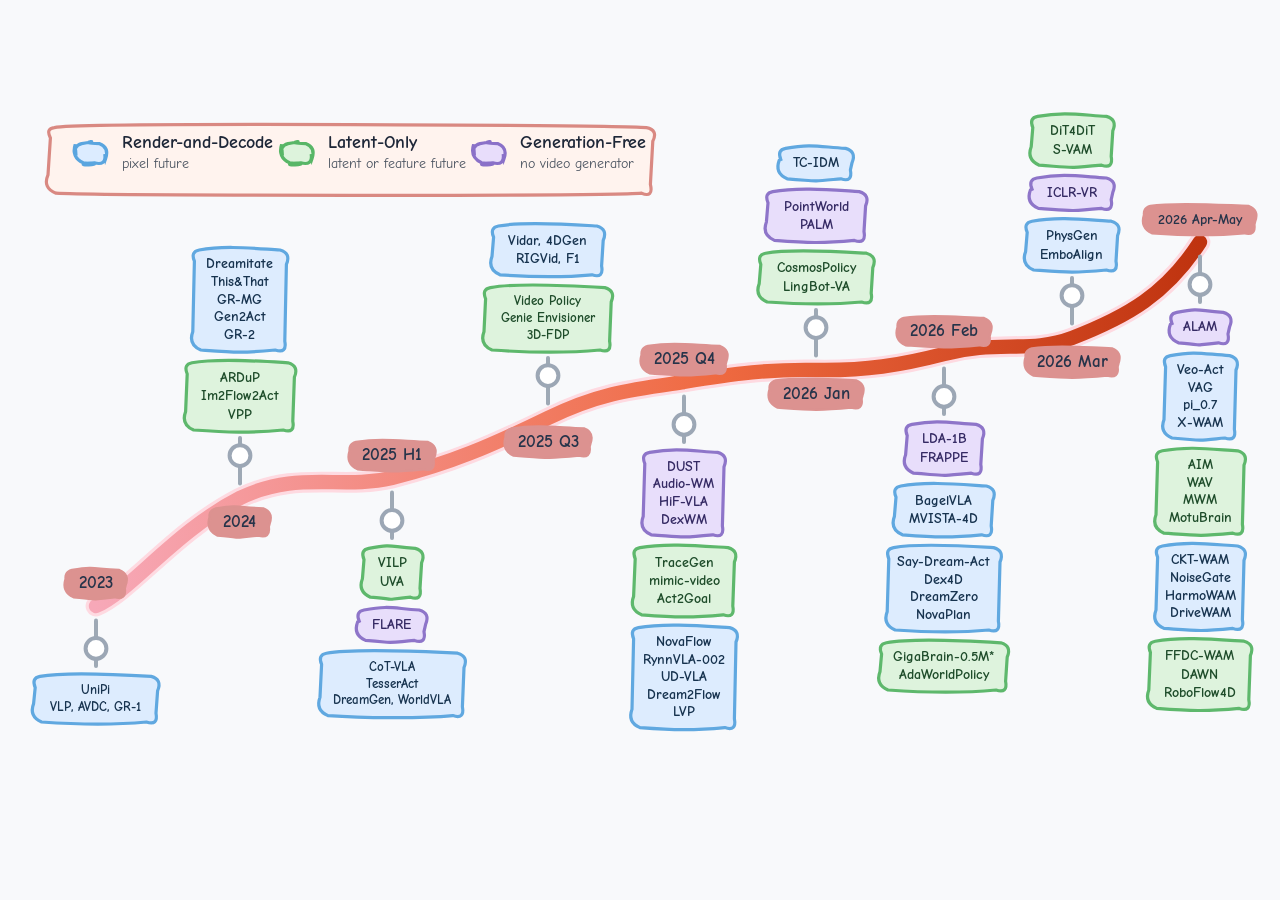
<file: assets/figures/html/fig-wam-timeline.html>
<!doctype html>
<html>
<head>
  <meta charset="utf-8">
  <link rel="stylesheet" href="style.css">
  <style>
    .timeline-label { font-weight: 700; }
    .date-label { font-weight: 700; fill: #26344a; }
    .legend-title { font-size: 22px; font-weight: 700; fill: #1e2738; }
    .legend-sub { font-size: 18px; fill: #48515e; }
    .time-stem { stroke: #9ea9b5; stroke-width: 5; stroke-linecap: round; }
    .time-ring { fill: #ffffff; stroke: #9ca7b5; stroke-width: 5; }
    .stream-shadow { fill: none; stroke: #ffd6df; stroke-width: 26; stroke-linecap: round; stroke-linejoin: round; opacity: 0.88; }
    .stream-main { fill: none; stroke: url(#streamGradient); stroke-width: 18; stroke-linecap: round; stroke-linejoin: round; }
  </style>
</head>
<body>
<svg viewBox="0 0 1600 900" role="img" aria-label="Timeline of World Action Model design philosophies">
  <defs>
    <linearGradient id="streamGradient" x1="0" x2="1" y1="0" y2="0">
      <stop offset="0%" stop-color="#f7a8b8"/>
      <stop offset="56%" stop-color="#ef6a41"/>
      <stop offset="100%" stop-color="#bf330f"/>
    </linearGradient>
  </defs>

  <g class="legend">
  <path d="M 68 47 C 100 40 775 44 808 47 Q 823 50 816 64 L 813 118 Q 817 135 802 129 C 760 133 112 132 70 129 Q 53 122 60 106 L 63 60 Q 57 48 68 47 Z" fill="#fff3ee" stroke="#d98982" stroke-width="4"/>
  <path d="M 102 67 C 134 62 91 66 124 67 Q 137 72 132 86 L 131 80 Q 133 95 118 91 C 76 95 146 94 104 91 Q 89 84 94 68 L 95 82 Q 91 70 102 67 Z" fill="#dcecff" stroke="#5aa5df" stroke-width="4"/>
<text x="152" y="72" class="legend-title">Render-and-Decode</text>
<text x="152" y="97" class="legend-sub">pixel future</text><path d="M 360 67 C 392 62 349 66 382 67 Q 395 72 390 86 L 389 80 Q 391 95 376 91 C 334 95 404 94 362 91 Q 347 84 352 68 L 353 82 Q 349 70 360 67 Z" fill="#ddf3dc" stroke="#58b667" stroke-width="4"/>
<text x="410" y="72" class="legend-title">Latent-Only</text>
<text x="410" y="97" class="legend-sub">latent or feature future</text><path d="M 600 67 C 632 62 589 66 622 67 Q 635 72 630 86 L 629 80 Q 631 95 616 91 C 574 95 644 94 602 91 Q 587 84 592 68 L 593 82 Q 589 70 600 67 Z" fill="#e8ddfb" stroke="#8a70c8" stroke-width="4"/>
<text x="650" y="72" class="legend-title">Generation-Free</text>
<text x="650" y="97" class="legend-sub">no video generator</text>
</g>

  <path class="stream-shadow" d="M 120 645 C 165 625 218 552 300 510 C 372 475 425 500 490 485 C 565 466 613 445 685 410 C 750 378 793 374 855 365 C 920 354 962 349 1020 350 C 1082 351 1126 344 1180 330 C 1246 312 1287 330 1340 310 C 1410 283 1458 255 1500 190"/>
  <path class="stream-main" d="M 120 645 C 165 625 218 552 300 510 C 372 475 425 500 490 485 C 565 466 613 445 685 410 C 750 378 793 374 855 365 C 920 354 962 349 1020 350 C 1082 351 1126 344 1180 330 C 1246 312 1287 330 1340 310 C 1410 283 1458 255 1500 190"/>

  <line x1="120" y1="663" x2="120" y2="720" class="time-stem"/>
<circle cx="120" cy="698" r="13" class="time-ring"/>
<g class="date-chip">
  <path d="M 90 600 C 122 595 116 599 149 600 Q 162 605 157 619 L 156 623 Q 158 638 143 634 C 101 638 134 637 92 634 Q 77 627 82 611 L 83 615 Q 79 603 90 600 Z" fill="#dc9290" stroke="#dc9290" stroke-width="3"/>
  <text x="119.5" y="623.1" text-anchor="middle" class="date-label" style="font-size:21px">2023</text>
</g>
<line x1="300" y1="435" x2="300" y2="492" class="time-stem"/>
<circle cx="300" cy="457" r="13" class="time-ring"/>
<g class="date-chip">
  <path d="M 270 523 C 302 518 296 522 329 523 Q 342 528 337 542 L 336 546 Q 338 561 323 557 C 281 561 314 560 272 557 Q 257 550 262 534 L 263 538 Q 259 526 270 523 Z" fill="#dc9290" stroke="#dc9290" stroke-width="3"/>
  <text x="299.5" y="546.1" text-anchor="middle" class="date-label" style="font-size:21px">2024</text>
</g>
<line x1="490" y1="503" x2="490" y2="560" class="time-stem"/>
<circle cx="490" cy="538" r="13" class="time-ring"/>
<g class="date-chip">
  <path d="M 445 440 C 477 435 502 439 535 440 Q 548 445 543 459 L 542 463 Q 544 478 529 474 C 487 478 489 477 447 474 Q 432 467 437 451 L 438 455 Q 434 443 445 440 Z" fill="#dc9290" stroke="#dc9290" stroke-width="3"/>
  <text x="490.0" y="463.1" text-anchor="middle" class="date-label" style="font-size:21px">2025 H1</text>
</g>
<line x1="685" y1="335" x2="685" y2="392" class="time-stem"/>
<circle cx="685" cy="357" r="13" class="time-ring"/>
<g class="date-chip">
  <path d="M 640 423 C 672 418 697 422 730 423 Q 743 428 738 442 L 737 446 Q 739 461 724 457 C 682 461 684 460 642 457 Q 627 450 632 434 L 633 438 Q 629 426 640 423 Z" fill="#dc9290" stroke="#dc9290" stroke-width="3"/>
  <text x="685.0" y="446.1" text-anchor="middle" class="date-label" style="font-size:21px">2025 Q3</text>
</g>
<line x1="855" y1="383" x2="855" y2="440" class="time-stem"/>
<circle cx="855" cy="418" r="13" class="time-ring"/>
<g class="date-chip">
  <path d="M 810 320 C 842 315 867 319 900 320 Q 913 325 908 339 L 907 343 Q 909 358 894 354 C 852 358 854 357 812 354 Q 797 347 802 331 L 803 335 Q 799 323 810 320 Z" fill="#dc9290" stroke="#dc9290" stroke-width="3"/>
  <text x="855.0" y="343.1" text-anchor="middle" class="date-label" style="font-size:21px">2025 Q4</text>
</g>
<line x1="1020" y1="275" x2="1020" y2="332" class="time-stem"/>
<circle cx="1020" cy="297" r="13" class="time-ring"/>
<g class="date-chip">
  <path d="M 970 363 C 1002 358 1037 362 1070 363 Q 1083 368 1078 382 L 1077 386 Q 1079 401 1064 397 C 1022 401 1014 400 972 397 Q 957 390 962 374 L 963 378 Q 959 366 970 363 Z" fill="#dc9290" stroke="#dc9290" stroke-width="3"/>
  <text x="1020.0" y="386.1" text-anchor="middle" class="date-label" style="font-size:21px">2026 Jan</text>
</g>
<line x1="1180" y1="348" x2="1180" y2="405" class="time-stem"/>
<circle cx="1180" cy="383" r="13" class="time-ring"/>
<g class="date-chip">
  <path d="M 1130 285 C 1162 280 1197 284 1230 285 Q 1243 290 1238 304 L 1237 308 Q 1239 323 1224 319 C 1182 323 1174 322 1132 319 Q 1117 312 1122 296 L 1123 300 Q 1119 288 1130 285 Z" fill="#dc9290" stroke="#dc9290" stroke-width="3"/>
  <text x="1180.0" y="308.1" text-anchor="middle" class="date-label" style="font-size:21px">2026 Feb</text>
</g>
<line x1="1340" y1="235" x2="1340" y2="292" class="time-stem"/>
<circle cx="1340" cy="257" r="13" class="time-ring"/>
<g class="date-chip">
  <path d="M 1290 323 C 1322 318 1357 322 1390 323 Q 1403 328 1398 342 L 1397 346 Q 1399 361 1384 357 C 1342 361 1334 360 1292 357 Q 1277 350 1282 334 L 1283 338 Q 1279 326 1290 323 Z" fill="#dc9290" stroke="#dc9290" stroke-width="3"/>
  <text x="1340.0" y="346.1" text-anchor="middle" class="date-label" style="font-size:21px">2026 Mar</text>
</g>
<line x1="1500" y1="208" x2="1500" y2="265" class="time-stem"/>
<circle cx="1500" cy="243" r="13" class="time-ring"/>
<g class="date-chip">
  <path d="M 1438 145 C 1470 140 1528 144 1561 145 Q 1574 150 1569 164 L 1568 168 Q 1570 183 1555 179 C 1513 183 1482 182 1440 179 Q 1425 172 1430 156 L 1431 160 Q 1427 148 1438 145 Z" fill="#dc9290" stroke="#dc9290" stroke-width="3"/>
  <text x="1499.5" y="167.1" text-anchor="middle" class="date-label" style="font-size:18px">2026 Apr-May</text>
</g>
  <g class="paper-block render" data-period="2023">
  <path d="M 50 733 C 82 727 156 731 189 733 Q 203 737 197 751 L 195 779 Q 198 795 183 790 C 141 794 94 793 52 790 Q 36 783 42 767 L 44 747 Q 39 735 50 733 Z" fill="#dcecff" stroke="#5aa5df" stroke-width="4" opacity="0.96"/>
  <text x="119.5" y="755.1" text-anchor="middle" class="timeline-label" style="font-size:16px;fill:#17334f">UniPi</text>
<text x="119.5" y="776.1" text-anchor="middle" class="timeline-label" style="font-size:16px;fill:#17334f">VLP, AVDC, GR-1</text>
</g>
<g class="paper-block latent" data-period="2024">
  <path d="M 240 341 C 272 335 327 339 360 341 Q 374 345 368 359 L 366 414 Q 369 430 354 425 C 312 429 284 428 242 425 Q 226 418 232 402 L 234 355 Q 229 343 240 341 Z" fill="#ddf3dc" stroke="#58b667" stroke-width="4" opacity="0.96"/>
  <text x="300.0" y="364.8" text-anchor="middle" class="timeline-label" style="font-size:18px;fill:#1e4c2a">ARDuP</text>
<text x="300.0" y="387.8" text-anchor="middle" class="timeline-label" style="font-size:18px;fill:#1e4c2a">Im2Flow2Act</text>
<text x="300.0" y="410.8" text-anchor="middle" class="timeline-label" style="font-size:18px;fill:#1e4c2a">VPP</text>
</g>
<g class="paper-block render" data-period="2024">
  <path d="M 249 200 C 281 194 317 198 350 200 Q 364 204 358 218 L 356 314 Q 359 330 344 325 C 302 329 293 328 251 325 Q 235 318 241 302 L 243 214 Q 238 202 249 200 Z" fill="#dcecff" stroke="#5aa5df" stroke-width="4" opacity="0.96"/>
  <text x="299.5" y="222.9" text-anchor="middle" class="timeline-label" style="font-size:17px;fill:#17334f">Dreamitate</text>
<text x="299.5" y="244.9" text-anchor="middle" class="timeline-label" style="font-size:17px;fill:#17334f">This&amp;That</text>
<text x="299.5" y="266.9" text-anchor="middle" class="timeline-label" style="font-size:17px;fill:#17334f">GR-MG</text>
<text x="299.5" y="288.9" text-anchor="middle" class="timeline-label" style="font-size:17px;fill:#17334f">Gen2Act</text>
<text x="299.5" y="310.9" text-anchor="middle" class="timeline-label" style="font-size:17px;fill:#17334f">GR-2</text>
</g>
<g class="paper-block latent" data-period="2025 H1">
  <path d="M 461 573 C 493 567 486 571 519 573 Q 533 577 527 591 L 525 623 Q 528 639 513 634 C 471 638 505 637 463 634 Q 447 627 453 611 L 455 587 Q 450 575 461 573 Z" fill="#ddf3dc" stroke="#58b667" stroke-width="4" opacity="0.96"/>
  <text x="490.0" y="596.8" text-anchor="middle" class="timeline-label" style="font-size:18px;fill:#1e4c2a">VILP</text>
<text x="490.0" y="619.8" text-anchor="middle" class="timeline-label" style="font-size:18px;fill:#1e4c2a">UVA</text>
</g>
<g class="paper-block genfree" data-period="2025 H1">
  <path d="M 455 650 C 487 644 491 648 524 650 Q 538 654 532 668 L 530 677 Q 533 693 518 688 C 476 692 499 691 457 688 Q 441 681 447 665 L 449 664 Q 444 652 455 650 Z" fill="#e8ddfb" stroke="#8a70c8" stroke-width="4" opacity="0.96"/>
  <text x="489.5" y="673.8" text-anchor="middle" class="timeline-label" style="font-size:18px;fill:#352a64">FLARE</text>
</g>
<g class="paper-block render" data-period="2025 H1">
  <path d="M 408 704 C 440 698 539 702 572 704 Q 586 708 580 722 L 578 771 Q 581 787 566 782 C 524 786 452 785 410 782 Q 394 775 400 759 L 402 718 Q 397 706 408 704 Z" fill="#dcecff" stroke="#5aa5df" stroke-width="4" opacity="0.96"/>
  <text x="490.0" y="726.1" text-anchor="middle" class="timeline-label" style="font-size:16px;fill:#17334f">CoT-VLA</text>
<text x="490.0" y="747.1" text-anchor="middle" class="timeline-label" style="font-size:16px;fill:#17334f">TesserAct</text>
<text x="490.0" y="768.1" text-anchor="middle" class="timeline-label" style="font-size:16px;fill:#17334f">DreamGen, WorldVLA</text>
</g>
<g class="paper-block latent" data-period="2025 Q3">
  <path d="M 613 247 C 645 241 723 245 756 247 Q 770 251 764 265 L 762 314 Q 765 330 750 325 C 708 329 657 328 615 325 Q 599 318 605 302 L 607 261 Q 602 249 613 247 Z" fill="#ddf3dc" stroke="#58b667" stroke-width="4" opacity="0.96"/>
  <text x="684.5" y="269.1" text-anchor="middle" class="timeline-label" style="font-size:16px;fill:#1e4c2a">Video Policy</text>
<text x="684.5" y="290.1" text-anchor="middle" class="timeline-label" style="font-size:16px;fill:#1e4c2a">Genie Envisioner</text>
<text x="684.5" y="311.1" text-anchor="middle" class="timeline-label" style="font-size:16px;fill:#1e4c2a">3D-FDP</text>
</g>
<g class="paper-block render" data-period="2025 Q3">
  <path d="M 623 170 C 655 164 713 168 746 170 Q 760 174 754 188 L 752 220 Q 755 236 740 231 C 698 235 667 234 625 231 Q 609 224 615 208 L 617 184 Q 612 172 623 170 Z" fill="#dcecff" stroke="#5aa5df" stroke-width="4" opacity="0.96"/>
  <text x="684.5" y="193.8" text-anchor="middle" class="timeline-label" style="font-size:18px;fill:#17334f">Vidar, 4DGen</text>
<text x="684.5" y="216.8" text-anchor="middle" class="timeline-label" style="font-size:18px;fill:#17334f">RIGVid, F1</text>
</g>
<g class="paper-block genfree" data-period="2025 Q4">
  <path d="M 812 453 C 844 447 864 451 897 453 Q 911 457 905 471 L 903 545 Q 906 561 891 556 C 849 560 856 559 814 556 Q 798 549 804 533 L 806 467 Q 801 455 812 453 Z" fill="#e8ddfb" stroke="#8a70c8" stroke-width="4" opacity="0.96"/>
  <text x="854.5" y="475.9" text-anchor="middle" class="timeline-label" style="font-size:17px;fill:#352a64">DUST</text>
<text x="854.5" y="497.9" text-anchor="middle" class="timeline-label" style="font-size:17px;fill:#352a64">Audio-WM</text>
<text x="854.5" y="520.0" text-anchor="middle" class="timeline-label" style="font-size:17px;fill:#352a64">HiF-VLA</text>
<text x="854.5" y="542.0" text-anchor="middle" class="timeline-label" style="font-size:17px;fill:#352a64">DexWM</text>
</g>
<g class="paper-block latent" data-period="2025 Q4">
  <path d="M 800 572 C 832 566 877 570 910 572 Q 924 576 918 590 L 916 645 Q 919 661 904 656 C 862 660 844 659 802 656 Q 786 649 792 633 L 794 586 Q 789 574 800 572 Z" fill="#ddf3dc" stroke="#58b667" stroke-width="4" opacity="0.96"/>
  <text x="855.0" y="595.8" text-anchor="middle" class="timeline-label" style="font-size:18px;fill:#1e4c2a">TraceGen</text>
<text x="855.0" y="618.8" text-anchor="middle" class="timeline-label" style="font-size:18px;fill:#1e4c2a">mimic-video</text>
<text x="855.0" y="641.8" text-anchor="middle" class="timeline-label" style="font-size:18px;fill:#1e4c2a">Act2Goal</text>
</g>
<g class="paper-block render" data-period="2025 Q4">
  <path d="M 798 672 C 830 666 879 670 912 672 Q 926 676 920 690 L 918 786 Q 921 802 906 797 C 864 801 842 800 800 797 Q 784 790 790 774 L 792 686 Q 787 674 798 672 Z" fill="#dcecff" stroke="#5aa5df" stroke-width="4" opacity="0.96"/>
  <text x="855.0" y="695.0" text-anchor="middle" class="timeline-label" style="font-size:17px;fill:#17334f">NovaFlow</text>
<text x="855.0" y="717.0" text-anchor="middle" class="timeline-label" style="font-size:17px;fill:#17334f">RynnVLA-002</text>
<text x="855.0" y="739.0" text-anchor="middle" class="timeline-label" style="font-size:17px;fill:#17334f">UD-VLA</text>
<text x="855.0" y="761.0" text-anchor="middle" class="timeline-label" style="font-size:17px;fill:#17334f">Dream2Flow</text>
<text x="855.0" y="783.0" text-anchor="middle" class="timeline-label" style="font-size:17px;fill:#17334f">LVP</text>
</g>
<g class="paper-block latent" data-period="Jan 26">
  <path d="M 957 204 C 989 198 1050 202 1083 204 Q 1097 208 1091 222 L 1089 254 Q 1092 270 1077 265 C 1035 269 1001 268 959 265 Q 943 258 949 242 L 951 218 Q 946 206 957 204 Z" fill="#ddf3dc" stroke="#58b667" stroke-width="4" opacity="0.96"/>
  <text x="1020.0" y="227.8" text-anchor="middle" class="timeline-label" style="font-size:18px;fill:#1e4c2a">CosmosPolicy</text>
<text x="1020.0" y="250.8" text-anchor="middle" class="timeline-label" style="font-size:18px;fill:#1e4c2a">LingBot-VA</text>
</g>
<g class="paper-block genfree" data-period="Jan 26">
  <path d="M 966 127 C 998 121 1041 125 1074 127 Q 1088 131 1082 145 L 1080 177 Q 1083 193 1068 188 C 1026 192 1010 191 968 188 Q 952 181 958 165 L 960 141 Q 955 129 966 127 Z" fill="#e8ddfb" stroke="#8a70c8" stroke-width="4" opacity="0.96"/>
  <text x="1020.0" y="150.8" text-anchor="middle" class="timeline-label" style="font-size:18px;fill:#352a64">PointWorld</text>
<text x="1020.0" y="173.8" text-anchor="middle" class="timeline-label" style="font-size:18px;fill:#352a64">PALM</text>
</g>
<g class="paper-block render" data-period="Jan 26">
  <path d="M 982 73 C 1014 67 1024 71 1057 73 Q 1071 77 1065 91 L 1063 100 Q 1066 116 1051 111 C 1009 115 1026 114 984 111 Q 968 104 974 88 L 976 87 Q 971 75 982 73 Z" fill="#dcecff" stroke="#5aa5df" stroke-width="4" opacity="0.96"/>
  <text x="1019.5" y="96.8" text-anchor="middle" class="timeline-label" style="font-size:18px;fill:#17334f">TC-IDM</text>
</g>
<g class="paper-block genfree" data-period="Feb 26">
  <path d="M 1140 418 C 1172 412 1187 416 1220 418 Q 1234 422 1228 436 L 1226 468 Q 1229 484 1214 479 C 1172 483 1184 482 1142 479 Q 1126 472 1132 456 L 1134 432 Q 1129 420 1140 418 Z" fill="#e8ddfb" stroke="#8a70c8" stroke-width="4" opacity="0.96"/>
  <text x="1180.0" y="441.8" text-anchor="middle" class="timeline-label" style="font-size:18px;fill:#352a64">LDA-1B</text>
<text x="1180.0" y="464.8" text-anchor="middle" class="timeline-label" style="font-size:18px;fill:#352a64">FRAPPE</text>
</g>
<g class="paper-block render" data-period="Feb 26">
  <path d="M 1126 495 C 1158 489 1200 493 1233 495 Q 1247 499 1241 513 L 1239 545 Q 1242 561 1227 556 C 1185 560 1170 559 1128 556 Q 1112 549 1118 533 L 1120 509 Q 1115 497 1126 495 Z" fill="#dcecff" stroke="#5aa5df" stroke-width="4" opacity="0.96"/>
  <text x="1179.5" y="518.8" text-anchor="middle" class="timeline-label" style="font-size:18px;fill:#17334f">BagelVLA</text>
<text x="1179.5" y="541.8" text-anchor="middle" class="timeline-label" style="font-size:18px;fill:#17334f">MVISTA-4D</text>
</g>
<g class="paper-block render" data-period="Feb 26">
  <path d="M 1117 572 C 1149 566 1209 570 1242 572 Q 1256 576 1250 590 L 1248 664 Q 1251 680 1236 675 C 1194 679 1161 678 1119 675 Q 1103 668 1109 652 L 1111 586 Q 1106 574 1117 572 Z" fill="#dcecff" stroke="#5aa5df" stroke-width="4" opacity="0.96"/>
  <text x="1179.5" y="595.0" text-anchor="middle" class="timeline-label" style="font-size:17px;fill:#17334f">Say-Dream-Act</text>
<text x="1179.5" y="617.0" text-anchor="middle" class="timeline-label" style="font-size:17px;fill:#17334f">Dex4D</text>
<text x="1179.5" y="639.0" text-anchor="middle" class="timeline-label" style="font-size:17px;fill:#17334f">DreamZero</text>
<text x="1179.5" y="661.0" text-anchor="middle" class="timeline-label" style="font-size:17px;fill:#17334f">NovaPlan</text>
</g>
<g class="paper-block latent" data-period="Feb 26">
  <path d="M 1108 691 C 1140 685 1218 689 1251 691 Q 1265 695 1259 709 L 1257 739 Q 1260 755 1245 750 C 1203 754 1152 753 1110 750 Q 1094 743 1100 727 L 1102 705 Q 1097 693 1108 691 Z" fill="#ddf3dc" stroke="#58b667" stroke-width="4" opacity="0.96"/>
  <text x="1179.5" y="714.0" text-anchor="middle" class="timeline-label" style="font-size:17px;fill:#1e4c2a">GigaBrain-0.5M*</text>
<text x="1179.5" y="736.0" text-anchor="middle" class="timeline-label" style="font-size:17px;fill:#1e4c2a">AdaWorldPolicy</text>
</g>
<g class="paper-block render" data-period="Mar 26">
  <path d="M 1290 164 C 1322 158 1356 162 1389 164 Q 1403 168 1397 182 L 1395 214 Q 1398 230 1383 225 C 1341 229 1334 228 1292 225 Q 1276 218 1282 202 L 1284 178 Q 1279 166 1290 164 Z" fill="#dcecff" stroke="#5aa5df" stroke-width="4" opacity="0.96"/>
  <text x="1339.5" y="187.8" text-anchor="middle" class="timeline-label" style="font-size:18px;fill:#17334f">PhysGen</text>
<text x="1339.5" y="210.8" text-anchor="middle" class="timeline-label" style="font-size:18px;fill:#17334f">EmboAlign</text>
</g>
<g class="paper-block genfree" data-period="Mar 26">
  <path d="M 1296 110 C 1328 104 1350 108 1383 110 Q 1397 114 1391 128 L 1389 137 Q 1392 153 1377 148 C 1335 152 1340 151 1298 148 Q 1282 141 1288 125 L 1290 124 Q 1285 112 1296 110 Z" fill="#e8ddfb" stroke="#8a70c8" stroke-width="4" opacity="0.96"/>
  <text x="1339.5" y="133.8" text-anchor="middle" class="timeline-label" style="font-size:18px;fill:#352a64">ICLR-VR</text>
</g>
<g class="paper-block latent" data-period="Mar 26">
  <path d="M 1297 33 C 1329 27 1350 31 1383 33 Q 1397 37 1391 51 L 1389 83 Q 1392 99 1377 94 C 1335 98 1341 97 1299 94 Q 1283 87 1289 71 L 1291 47 Q 1286 35 1297 33 Z" fill="#ddf3dc" stroke="#58b667" stroke-width="4" opacity="0.96"/>
  <text x="1340.0" y="56.8" text-anchor="middle" class="timeline-label" style="font-size:18px;fill:#1e4c2a">DiT4DiT</text>
<text x="1340.0" y="79.8" text-anchor="middle" class="timeline-label" style="font-size:18px;fill:#1e4c2a">S-VAM</text>
</g>
<g class="paper-block genfree" data-period="Apr-May 26">
  <path d="M 1471 278 C 1503 272 1496 276 1529 278 Q 1543 282 1537 296 L 1535 305 Q 1538 321 1523 316 C 1481 320 1515 319 1473 316 Q 1457 309 1463 293 L 1465 292 Q 1460 280 1471 278 Z" fill="#e8ddfb" stroke="#8a70c8" stroke-width="4" opacity="0.96"/>
  <text x="1500.0" y="301.8" text-anchor="middle" class="timeline-label" style="font-size:18px;fill:#352a64">ALAM</text>
</g>
<g class="paper-block render" data-period="Apr-May 26">
  <path d="M 1463 332 C 1495 326 1504 330 1537 332 Q 1551 336 1545 350 L 1543 424 Q 1546 440 1531 435 C 1489 439 1507 438 1465 435 Q 1449 428 1455 412 L 1457 346 Q 1452 334 1463 332 Z" fill="#dcecff" stroke="#5aa5df" stroke-width="4" opacity="0.96"/>
  <text x="1500.0" y="354.9" text-anchor="middle" class="timeline-label" style="font-size:17px;fill:#17334f">Veo-Act</text>
<text x="1500.0" y="376.9" text-anchor="middle" class="timeline-label" style="font-size:17px;fill:#17334f">VAG</text>
<text x="1500.0" y="398.9" text-anchor="middle" class="timeline-label" style="font-size:17px;fill:#17334f">pi_0.7</text>
<text x="1500.0" y="420.9" text-anchor="middle" class="timeline-label" style="font-size:17px;fill:#17334f">X-WAM</text>
</g>
<g class="paper-block latent" data-period="Apr-May 26">
  <path d="M 1453 451 C 1485 445 1514 449 1547 451 Q 1561 455 1555 469 L 1553 543 Q 1556 559 1541 554 C 1499 558 1497 557 1455 554 Q 1439 547 1445 531 L 1447 465 Q 1442 453 1453 451 Z" fill="#ddf3dc" stroke="#58b667" stroke-width="4" opacity="0.96"/>
  <text x="1500.0" y="473.9" text-anchor="middle" class="timeline-label" style="font-size:17px;fill:#1e4c2a">AIM</text>
<text x="1500.0" y="495.9" text-anchor="middle" class="timeline-label" style="font-size:17px;fill:#1e4c2a">WAV</text>
<text x="1500.0" y="518.0" text-anchor="middle" class="timeline-label" style="font-size:17px;fill:#1e4c2a">MWM</text>
<text x="1500.0" y="540.0" text-anchor="middle" class="timeline-label" style="font-size:17px;fill:#1e4c2a">MotuBrain</text>
</g>
<g class="paper-block render" data-period="Apr-May 26">
  <path d="M 1453 570 C 1485 564 1514 568 1547 570 Q 1561 574 1555 588 L 1553 662 Q 1556 678 1541 673 C 1499 677 1497 676 1455 673 Q 1439 666 1445 650 L 1447 584 Q 1442 572 1453 570 Z" fill="#dcecff" stroke="#5aa5df" stroke-width="4" opacity="0.96"/>
  <text x="1500.0" y="593.0" text-anchor="middle" class="timeline-label" style="font-size:17px;fill:#17334f">CKT-WAM</text>
<text x="1500.0" y="615.0" text-anchor="middle" class="timeline-label" style="font-size:17px;fill:#17334f">NoiseGate</text>
<text x="1500.0" y="637.0" text-anchor="middle" class="timeline-label" style="font-size:17px;fill:#17334f">HarmoWAM</text>
<text x="1500.0" y="659.0" text-anchor="middle" class="timeline-label" style="font-size:17px;fill:#17334f">DriveWAM</text>
</g>
<g class="paper-block latent" data-period="Apr-May 26">
  <path d="M 1444 689 C 1476 683 1522 687 1555 689 Q 1569 693 1563 707 L 1561 762 Q 1564 778 1549 773 C 1507 777 1488 776 1446 773 Q 1430 766 1436 750 L 1438 703 Q 1433 691 1444 689 Z" fill="#ddf3dc" stroke="#58b667" stroke-width="4" opacity="0.96"/>
  <text x="1499.5" y="712.8" text-anchor="middle" class="timeline-label" style="font-size:18px;fill:#1e4c2a">FFDC-WAM</text>
<text x="1499.5" y="735.8" text-anchor="middle" class="timeline-label" style="font-size:18px;fill:#1e4c2a">DAWN</text>
<text x="1499.5" y="758.8" text-anchor="middle" class="timeline-label" style="font-size:18px;fill:#1e4c2a">RoboFlow4D</text>
</g>
</svg>
</body>
</html>
</file>
<file: assets/css/styles.css>
@font-face {
  font-family: "Comic Neue";
  src: url("../fonts/ComicNeue-Regular.ttf") format("truetype");
  font-weight: 400;
  font-display: swap;
}

@font-face {
  font-family: "Comic Neue";
  src: url("../fonts/ComicNeue-Bold.ttf") format("truetype");
  font-weight: 700;
  font-display: swap;
}

:root {
  /* ---- palette (unchanged) ---- */
  --bg: #ffffff;
  --paper: #ffffff;
  --surface: #ffffff;
  --surface-soft: #f2f2f0;
  --ink: #171717;
  --muted: #5c5c5c;
  --line: #d4d4d2;
  --line-strong: #1c1c1c;
  --blue: #2f72bd;
  --blue-soft: #e8f2ff;
  --green: #2c8a5f;
  --green-soft: #e8f5ef;
  --purple: #7659bf;
  --purple-soft: #f0ebff;
  --rust: #bd5b35;
  --rust-soft: #fff0e8;
  --gold: #8a6818;
  --gold-soft: #fff5d6;
  --nav: #ffffff;

  /* ---- fluid type scale (rem-based, respects zoom) ---- */
  --text-xs: clamp(0.72rem, 0.69rem + 0.12vw, 0.80rem);
  --text-sm: clamp(0.82rem, 0.79rem + 0.15vw, 0.90rem);
  --text-base: clamp(0.95rem, 0.91rem + 0.22vw, 1.05rem);
  --text-lead: clamp(1.05rem, 1.00rem + 0.40vw, 1.20rem);
  --text-h3: clamp(1.10rem, 1.02rem + 0.40vw, 1.30rem);
  --text-h2: clamp(1.55rem, 1.18rem + 1.85vw, 2.40rem);
  --text-h1: clamp(2.00rem, 1.48rem + 2.70vw, 3.05rem);

  /* ---- spacing (8pt + fluid rhythm) ---- */
  --space-2xs: 4px;
  --space-xs: 8px;
  --space-sm: 12px;
  --space-md: 16px;
  --space-lg: 24px;
  --space-xl: 32px;
  --space-2xl: 48px;
  --gutter: clamp(1rem, 0.6rem + 1.8vw, 2.25rem);
  --section-y: clamp(2.5rem, 1.7rem + 3.6vw, 4.75rem);

  /* ---- containers ---- */
  --content-max: 1180px;
  --content-wide: 1320px;
  --measure: 70ch;

  /* ---- the one accent: rust. Everything else is neutral. ---- */
  --accent: #e23b1e;
  --accent-soft: #fdece9;
  --accent-ink: #b5240f;
  --ink-soft: #3b3b3b; /* single token for secondary body text */

  /* ---- shape + elevation ---- */
  --radius: 3px;
  --radius-sm: 2px;
  --radius-pill: 999px;
  --shadow-sm: 0 1px 2px rgba(20, 20, 20, 0.05);
  --shadow-md: 0 2px 10px rgba(20, 20, 20, 0.1);

  /* ---- frosted glass system for floating chrome ---- */
  --glass-blur: blur(0);
  --glass-line: color-mix(in srgb, var(--line) 70%, transparent);
  --shadow-float: 0 6px 22px -10px rgba(20, 20, 20, 0.22);
  --shadow-sheet: 0 -12px 40px -12px rgba(20, 24, 30, 0.35);

  --nav-bar-h: 3.25rem;
  --focus-ring: 3px solid rgba(226, 59, 30, 0.7);

  --font-display: ui-sans-serif, "Helvetica Neue", Helvetica, Arial, system-ui, sans-serif;
  --font-ui: ui-sans-serif, -apple-system, BlinkMacSystemFont, "Segoe UI", Arial, sans-serif;
  --font-mono: ui-monospace, "SF Mono", Menlo, Consolas, "Liberation Mono", monospace;
}

* {
  box-sizing: border-box;
}

html {
  scroll-behavior: smooth;
  scroll-padding-top: calc(var(--nav-bar-h) + var(--space-sm));
}

body {
  margin: 0;
  /* top wash derived from the palette so every theme keeps its own bg tint (no hardcoded cool gray) */
  background:
    linear-gradient(180deg, color-mix(in srgb, var(--surface) 78%, transparent), color-mix(in srgb, var(--bg) 92%, transparent) 280px),
    var(--bg);
  color: var(--ink);
  font-family: var(--font-ui);
  font-size: var(--text-base);
  line-height: 1.5;
}

img,
svg {
  display: block;
  max-width: 100%;
  height: auto;
}

a {
  color: inherit;
  text-decoration: none;
}

button,
input,
select {
  font: inherit;
}

:focus-visible {
  outline: var(--focus-ring);
  outline-offset: 2px;
}

/* ============ utilities ============ */

.sr-only {
  position: absolute;
  width: 1px;
  height: 1px;
  padding: 0;
  margin: -1px;
  overflow: hidden;
  clip: rect(0, 0, 0, 0);
  white-space: nowrap;
  border: 0;
}

/* the [hidden] attribute must win over component display rules */
[hidden] {
  display: none !important;
}

.skip-link {
  position: fixed;
  top: var(--space-xs);
  left: var(--space-xs);
  z-index: 100;
  padding: 10px 16px;
  border-radius: var(--radius);
  background: var(--ink);
  color: #fff;
  font-weight: 800;
  transform: translateY(-160%);
  transition: transform 140ms ease;
}

.skip-link:focus-visible {
  transform: translateY(0);
}

.container {
  width: min(var(--content-max), 100% - 2 * var(--gutter));
  margin-inline: auto;
}

.surface,
.embedded-figure,
.definition-notes article,
.community-card,
.matrix-wrap,
.paper-card,
.update-grid article {
  border: 1px solid var(--line);
  border-radius: var(--radius);
  background: var(--surface);
  box-shadow: var(--shadow-sm);
}

/* one label recipe for every micro-label — neutral; rust is reserved for active/accent state */
.eyebrow,
.mini-label,
.control-label {
  margin: 0 0 var(--space-sm);
  color: var(--muted);
  font-size: var(--text-xs);
  font-weight: 800;
  letter-spacing: 0.02em;
  text-transform: uppercase;
}

/* ============ side nav ============ */

.side-nav {
  position: sticky;
  top: 0;
  z-index: 30;
  min-height: var(--nav-bar-h);
  padding-block: var(--space-xs);
  padding-inline: 0;
  background: color-mix(in srgb, var(--nav) 78%, transparent);
  -webkit-backdrop-filter: var(--glass-blur);
          backdrop-filter: var(--glass-blur);
  border-bottom: 1px solid var(--glass-line);
  box-shadow: 0 6px 20px -14px rgba(27, 33, 42, 0.25);
}

.nav-inner {
  width: min(var(--content-max), 100% - 2 * var(--gutter));
  margin-inline: auto;
  display: flex;
  align-items: center;
  gap: var(--space-md);
}

.nav-title {
  display: flex;
  align-items: baseline;
  flex: 0 0 auto;
  gap: 8px;
}

/* boxless typographic wordmark — the single accent lands on A (Action) */
.wm {
  font-family: var(--font-display);
  font-weight: 800;
  font-size: 1.1rem;
  letter-spacing: 0.04em;
  color: var(--ink);
}

.wm-a {
  color: var(--accent);
}

.wm-sub {
  font-size: var(--text-xs);
  font-weight: 700;
  letter-spacing: 0.16em;
  text-transform: uppercase;
  color: var(--muted);
  transition: color 140ms ease;
}

.nav-title:hover .wm-sub {
  color: var(--ink);
}

.side-nav nav {
  display: flex;
  flex: 1 1 auto;
  gap: var(--space-2xs);
  min-width: 0;
  overflow-x: auto;
  scrollbar-width: none;
  scroll-snap-type: x proximity;
  -webkit-mask-image: linear-gradient(90deg, #000 0, #000 calc(100% - 16px), transparent);
          mask-image: linear-gradient(90deg, #000 0, #000 calc(100% - 16px), transparent);
}

.side-nav nav::-webkit-scrollbar {
  display: none;
}

.side-nav nav a {
  display: inline-flex;
  align-items: center;
  flex: 0 0 auto;
  scroll-snap-align: start;
  padding: 0 var(--space-sm);
  min-height: 34px;
  border-radius: var(--radius-sm);
  color: #41464d;
  font-size: var(--text-sm);
  font-weight: 750;
  white-space: nowrap;
}

.side-nav nav a:hover {
  color: var(--ink);
  background: rgba(255, 255, 255, 0.7);
}

.side-nav nav a[aria-current="true"] {
  color: var(--ink);
  background: transparent;
  text-decoration: underline;
  text-decoration-color: var(--accent);
  text-decoration-thickness: 2px;
  text-underline-offset: 6px;
}

/* the short links fit without scrolling here, so drop the edge fade */
@media (min-width: 48rem) {
  .side-nav nav {
    -webkit-mask-image: none;
            mask-image: none;
  }
}

/* ============ page shell ============ */

.page-shell {
  width: 100%;
  overflow-x: clip;
}

.paper-hero,
.content-section,
.site-footer {
  width: min(var(--content-max), 100% - 2 * var(--gutter));
  margin-inline: auto;
}

/* ============ hero ============ */

.paper-hero {
  position: relative;
  overflow: hidden;
  width: 100%;
  min-height: clamp(360px, 56svh, 560px);
  margin: 0;
  display: grid;
  place-items: center;
  padding: var(--section-y) var(--gutter);
  background:
    linear-gradient(180deg, rgba(247, 248, 250, 0.12) 0%, rgba(247, 248, 250, 0.46) 64%, var(--bg) 100%),
    linear-gradient(90deg, rgba(255, 255, 255, 0.93) 0%, rgba(255, 255, 255, 0.82) 42%, rgba(255, 255, 255, 0.58) 72%, rgba(255, 255, 255, 0.78) 100%),
    url("../img/figures/hero-wam-future.png") center center / cover no-repeat;
}

@supports not (height: 1svh) {
  .paper-hero {
    min-height: clamp(360px, 56vh, 560px);
  }
}

.paper-hero::after {
  content: "";
  position: absolute;
  right: 0;
  bottom: -1px;
  left: 0;
  height: 140px;
  background: linear-gradient(180deg, rgba(247, 248, 250, 0) 0%, var(--bg) 88%);
  pointer-events: none;
}

.paper-hero > * {
  position: relative;
  z-index: 1;
}

.academic-title-block {
  width: 100%;
  text-align: center;
}

.paper-hero h1,
.paper-hero .author-list,
.paper-hero .affiliation-line,
.paper-hero .hero-summary {
  text-shadow: 0 1px 20px rgba(255, 255, 255, 0.9);
}

@media (max-width: 760px) {
  .paper-hero {
    background:
      linear-gradient(180deg, rgba(247, 248, 250, 0.18) 0%, rgba(247, 248, 250, 0.58) 68%, var(--bg) 100%),
      linear-gradient(90deg, rgba(255, 255, 255, 0.96) 0%, rgba(255, 255, 255, 0.86) 100%),
      url("../img/figures/hero-wam-future.png") 58% center / cover no-repeat;
  }
}

/* ============ headings & prose ============ */

h1,
h2,
h3,
p,
dd,
strong {
  margin-top: 0;
  overflow-wrap: break-word;
}

h1,
h2,
h3,
.nav-title strong,
.nav-title span {
  font-family: var(--font-display);
}

h1 {
  margin: 0 auto var(--space-2xs);
  /* keep the title on ONE line in every browser (24ch wrapped in Safari),
     scaling down on narrow screens so it never overflows */
  font-size: clamp(1.05rem, 5.3vw, 3.05rem);
  line-height: 1.1;
  white-space: nowrap;
}

@media (max-width: 520px) {
  h1 {
    max-width: 14ch;
    white-space: normal;
  }

  .hero-link {
    padding: 0 var(--space-sm);
  }
}

.hero-subtitle {
  margin: 0 auto var(--space-md);
  font-family: var(--font-display);
  font-weight: 800;
  font-size: clamp(1.15rem, 0.9rem + 1.1vw, 1.7rem);
  letter-spacing: 0.01em;
  color: var(--accent);
}

h2 {
  margin-bottom: var(--space-sm);
  font-size: var(--text-h2);
  line-height: 1.1;
}

h3 {
  margin-bottom: var(--space-xs);
  font-size: var(--text-h3);
  line-height: 1.2;
}

.hero-summary {
  max-width: 60ch;
  margin: var(--space-lg) auto 0;
  color: var(--ink-soft);
  font-size: var(--text-lead);
  line-height: 1.4;
}

.hero-links {
  display: flex;
  flex-wrap: wrap;
  justify-content: center;
  gap: var(--space-xs);
  margin: var(--space-lg) auto 0;
}

.hero-link {
  display: inline-flex;
  align-items: center;
  gap: 6px;
  min-height: 40px;
  padding: 0 var(--space-md);
  border: 1px solid var(--line);
  border-radius: var(--radius-pill);
  background: var(--surface);
  color: var(--ink);
  font-weight: 800;
  font-size: var(--text-sm);
  box-shadow: var(--shadow-sm);
}

.hero-link:hover {
  border-color: var(--line-strong);
}

.hero-link--primary {
  background: var(--ink);
  border-color: var(--ink);
  color: #fff;
}

/* ============ citation page ============ */

.citation-page {
  min-height: calc(100svh - var(--nav-bar-h));
}

.citation-section {
  max-width: 920px;
}

.citation-card {
  overflow: hidden;
  border: 1px solid var(--line);
  border-radius: var(--radius);
  background: var(--surface);
  box-shadow: var(--shadow-sm);
}

.citation-card-head {
  display: flex;
  align-items: start;
  justify-content: space-between;
  gap: var(--space-md);
  padding: var(--space-lg);
  border-bottom: 1px solid var(--line);
}

.citation-card-head h2 {
  margin: 0 0 var(--space-2xs);
  font-size: clamp(1.25rem, 1rem + 1vw, 1.75rem);
}

.citation-card-head p {
  margin: 0;
  color: var(--muted);
}

.copy-button {
  display: inline-flex;
  align-items: center;
  justify-content: center;
  min-height: 32px;
  padding: 0 var(--space-sm);
  border: 1px solid var(--line-strong);
  border-radius: var(--radius-pill);
  background: var(--ink);
  color: #fff;
  font-size: var(--text-xs);
  font-weight: 850;
  cursor: pointer;
}

.copy-button:hover {
  background: var(--accent);
  border-color: var(--accent);
}

.bibtex-details {
  padding: var(--space-md) var(--space-lg) var(--space-lg);
}

.bibtex-details summary {
  width: fit-content;
  cursor: pointer;
  color: var(--ink);
  font-weight: 850;
}

.bibtex-block {
  margin: var(--space-md) 0 0;
  padding: var(--space-md);
  overflow-x: auto;
  border: 1px solid var(--line);
  border-radius: var(--radius);
  background: #f8f8f6;
  color: var(--ink);
  font-family: var(--font-mono);
  font-size: clamp(0.78rem, 0.74rem + 0.18vw, 0.92rem);
  line-height: 1.55;
}

.bibtex-block code {
  font: inherit;
  white-space: pre;
}

.copy-status {
  min-height: 1.4em;
  margin: 0;
  padding: 0 var(--space-lg) var(--space-lg);
  color: var(--muted);
  font-size: var(--text-sm);
}

.citation-back {
  margin: var(--space-lg) 0 0;
}

.citation-back a {
  color: var(--accent-ink);
  font-weight: 800;
}

@media (max-width: 47.99rem) {
  .citation-card-head {
    align-items: stretch;
    flex-direction: column;
  }

  .copy-button {
    align-self: flex-start;
  }
}

.author-list {
  margin: 0 auto var(--space-2xs);
  color: var(--ink);
  font-size: var(--text-lead);
  font-weight: 750;
}

.affiliation-line {
  margin: 0 auto;
  color: var(--muted);
  font-size: var(--text-base);
}

/* ============ generic sections ============ */

.content-section {
  padding-block: var(--section-y);
  scroll-margin-top: calc(var(--nav-bar-h) + var(--space-sm));
}

.section-heading {
  margin-bottom: var(--space-lg);
}

.section-heading p:not(.eyebrow) {
  max-width: var(--measure);
  color: var(--ink-soft);
  font-size: var(--text-lead);
}

.community-section {
  padding-top: var(--space-2xl);
}

.community-grid {
  display: grid;
  grid-template-columns: repeat(auto-fit, minmax(min(280px, 100%), 1fr));
  gap: var(--space-md);
}

.community-card {
  display: flex;
  flex-direction: column;
  gap: var(--space-sm);
  padding: var(--space-lg);
}

.community-card--accent {
  border-color: color-mix(in srgb, var(--accent) 36%, var(--line));
  background: linear-gradient(180deg, var(--accent-soft), var(--surface) 58%);
}

.community-card h3,
.community-card p {
  margin: 0;
}

.community-card p:not(.mini-label) {
  color: var(--ink-soft);
}

.community-link {
  display: inline-flex;
  align-items: center;
  align-self: flex-start;
  gap: 6px;
  min-height: 36px;
  margin-top: auto;
  padding: 0 var(--space-md);
  border: 1px solid var(--line-strong);
  border-radius: var(--radius-pill);
  background: var(--ink);
  color: #fff;
  font-size: var(--text-sm);
  font-weight: 850;
}

.community-link:hover {
  background: var(--accent-ink);
  border-color: var(--accent-ink);
}

.embedded-figure {
  margin: 0;
  overflow: hidden;
}

.embedded-figure img {
  width: 100%;
  background: #f8f9fb;
}

.embedded-figure figcaption {
  padding: var(--space-sm) var(--space-md) var(--space-md);
  color: var(--muted);
  border-top: 1px solid var(--line);
  font-size: var(--text-sm);
}

.timeline-figure {
  background: var(--surface);
}

/* ---- data-driven hand-drawn timeline ---- */
.timeline {
  position: relative;
  padding: var(--space-lg) var(--space-lg) var(--space-md);
}

.tl-grid {
  position: absolute;
  left: var(--space-lg);
  right: var(--space-lg);
  top: var(--space-lg);
  bottom: calc(var(--space-md) + 22px);
  pointer-events: none;
}

.tl-gridline {
  position: absolute;
  top: 0;
  bottom: 0;
  border-left: 1px dashed var(--line);
}

.tl-lanes {
  position: relative;
}

.tl-lane {
  position: relative;
  padding: var(--space-xs) 0;
}

.tl-lane + .tl-lane {
  border-top: 1px dashed var(--line);
}

.tl-lane-head {
  display: flex;
  align-items: baseline;
  gap: var(--space-xs);
  margin-bottom: 2px;
}

.tl-lane-name {
  font-family: var(--font-display);
  font-weight: 800;
  font-size: var(--text-sm);
  color: var(--ink);
}

.tl-lane-count {
  font-size: var(--text-xs);
  color: var(--muted);
  font-variant-numeric: tabular-nums;
}

.tl-track {
  position: relative;
  height: 38px;
}

.tl-dot {
  position: absolute;
  width: 11px;
  height: 11px;
  border-radius: 50%;
  transform: translate(-50%, -50%);
  /* translucent so overlapping dots darken (density reads) instead of forming a flat smear */
  background: color-mix(in srgb, var(--ink) 40%, transparent);
  cursor: default;
  transition: transform 120ms ease, background 120ms ease;
}

.tl-dot:hover {
  background: var(--accent);
  transform: translate(-50%, -50%) scale(1.9);
  z-index: 3;
}

@media (max-width: 30rem) {
  .tl-dot {
    width: 8px;
    height: 8px;
  }
}

.tl-tip {
  position: fixed;
  z-index: 80;
  max-width: 260px;
  padding: 7px 10px;
  border-radius: var(--radius-sm);
  background: var(--ink);
  color: #fff;
  font-size: var(--text-xs);
  line-height: 1.4;
  pointer-events: none;
  opacity: 0;
  transition: opacity 110ms ease;
  box-shadow: var(--shadow-md);
}

.tl-tip.is-on {
  opacity: 1;
}

.tl-tip strong {
  display: block;
  font-weight: 800;
}

.tl-tip-date {
  display: block;
  margin-top: 2px;
  color: rgba(255, 255, 255, 0.65);
}

.tl-axis {
  position: relative;
  height: 22px;
  margin-top: var(--space-xs);
}

.tl-year {
  position: absolute;
  transform: translateX(-50%);
  font-size: var(--text-xs);
  font-weight: 700;
  color: var(--muted);
  font-variant-numeric: tabular-nums;
}

.definition-grid {
  display: grid;
  gap: var(--space-lg);
}

/* definition diagram = one framed illustration, panels filling it */
.def-body {
  padding: clamp(var(--space-md), 2.5vw, var(--space-xl));
}

/* notation legend */
.def-legend {
  display: flex;
  flex-wrap: wrap;
  gap: var(--space-xs) var(--space-lg);
  margin: 0 0 var(--space-lg);
  color: var(--muted);
  font-size: var(--text-sm);
}

.def-legend span {
  white-space: nowrap;
}

.def-legend b {
  margin-right: 5px;
  color: var(--ink);
  font-family: var(--font-mono);
  font-weight: 700;
}

/* input → model → output signature cards: 1-up below 56rem, 3-up above (skip the 2+1 orphan) */
.def-arch {
  display: grid;
  grid-template-columns: 1fr;
  gap: var(--space-md);
}

@media (min-width: 56rem) {
  .def-arch {
    grid-template-columns: repeat(3, 1fr);
  }
}

.def-box {
  display: grid;
  gap: var(--space-2xs);
  justify-items: center;
  text-align: center;
  padding: var(--space-md);
  border: 1px solid var(--line);
  border-radius: var(--radius);
  background: var(--surface-soft);
}

.def-box--wam {
  border-color: color-mix(in srgb, var(--accent) 40%, var(--line));
  background: var(--accent-soft);
}

.def-name {
  font-family: var(--font-display);
  font-weight: 800;
  font-size: var(--text-base);
  color: var(--ink);
}

.def-box--wam .def-name {
  color: var(--accent-ink);
}

.def-sub {
  color: var(--muted);
  font-size: var(--text-xs);
}

.def-sig {
  display: flex;
  align-items: center;
  justify-content: center;
  flex-wrap: wrap;
  gap: 5px;
  margin: var(--space-2xs) 0;
}

.tok {
  display: inline-grid;
  place-items: center;
  min-width: 24px;
  height: 24px;
  padding: 0 6px;
  border: 1px solid var(--line);
  border-radius: var(--radius-sm);
  background: var(--surface);
  font-family: var(--font-mono);
  font-weight: 700;
  font-size: var(--text-sm);
  color: var(--ink);
}

.tok--wam {
  border-color: var(--accent);
  background: var(--surface);
  color: var(--accent-ink);
}

.def-to {
  color: var(--muted);
  font-style: normal;
  font-size: 1rem;
}

.def-to--wam {
  color: var(--accent);
}

.def-f {
  justify-self: stretch;
  text-align: center;
  font-family: var(--font-mono);
  font-size: var(--text-sm);
  color: var(--muted);
}

/* ---- inline flow diagrams (contrast trio: does the future reach the action?) ---- */
.def-flow {
  width: 100%;
  height: auto;
  margin: var(--space-2xs) 0;
  overflow: visible;
}
.def-flow text {
  text-anchor: middle;
  dominant-baseline: central;
  font-family: var(--font-mono);
  font-weight: 700;
}
.df-pill,
.df-model,
.df-node {
  fill: var(--surface);
  stroke: var(--line-strong);
  stroke-width: 1.5;
}
.df-letter {
  fill: var(--ink);
  font-size: 16px;
}
.df-model-label {
  fill: var(--ink-soft);
  font-size: 15px;
}
.df-edge {
  fill: none;
  stroke: var(--line-strong);
  stroke-width: 2;
}
.df-head {
  fill: var(--line-strong);
  stroke: none;
}
/* accent marks WAM-ness only: its predicted future feeds forward into the action */
.df-node--future,
.df-node--act {
  fill: var(--accent-soft);
  stroke: var(--accent);
}
.df-letter--future,
.df-letter--act {
  fill: var(--accent-ink);
}
.df-edge--facing {
  stroke: var(--accent);
  stroke-width: 2.8;
}
.df-head--facing {
  fill: var(--accent);
}

.def-rule {
  margin: var(--space-lg) 0;
  padding-top: var(--space-md);
  border-top: 1px dashed var(--line);
  color: var(--muted);
  font-size: var(--text-sm);
}

.def-rule--neg {
  margin-bottom: 0;
}

.definition-notes {
  display: grid;
  grid-template-columns: 1fr;
  gap: var(--space-sm);
}

@media (min-width: 48rem) {
  .definition-notes {
    grid-template-columns: repeat(3, 1fr);
  }
}

.definition-notes article {
  padding: var(--space-md);
}

.definition-notes p {
  margin-bottom: 0;
  color: var(--ink-soft);
}

/* ============ explorer ============ */

.explorer-section {
  width: min(var(--content-max), 100% - 2 * var(--gutter));
}

/* matrix band */
.matrix-wrap {
  margin: 0 0 var(--space-md);
  padding: var(--space-md);
}

.matrix-head {
  display: flex;
  align-items: baseline;
  gap: var(--space-sm);
  margin-bottom: var(--space-sm);
}

.matrix-head .mini-label {
  margin: 0;
}

.matrix-head h3 {
  margin: 0;
}

/* table layout (default for wider matrix): 5 cols, no margin cells */
.matrix.is-table {
  display: grid;
  grid-template-columns: minmax(8rem, 1.3fr) repeat(4, minmax(2.6rem, 1fr));
  gap: var(--space-2xs);
}

.matrix .m-corner {
  display: flex;
}

/* axis labels = a different primitive than heat cells (never tinted, never summable) */
.matrix .m-rowhead,
.matrix .m-colhead {
  display: grid;
  gap: 2px;
  align-content: center;
  padding: var(--space-2xs) var(--space-xs);
  border: 1px solid transparent;
  border-radius: var(--radius-sm);
  background: var(--surface-soft);
  color: var(--ink);
  cursor: pointer;
  font: inherit;
  text-align: left;
}

.matrix .m-colhead {
  justify-items: center;
  text-align: center;
}

.matrix .m-axis-name {
  font-size: var(--text-xs);
  font-weight: 850;
  line-height: 1.1;
}

.matrix .m-axis-size {
  display: inline-flex;
  align-items: center;
  gap: 6px;
}

.matrix .m-axis-num {
  font-size: var(--text-xs);
  font-weight: 850;
  color: var(--muted);
  font-variant-numeric: tabular-nums;
}

.matrix .m-axis-bar {
  display: inline-block;
  width: 42px;
  height: 3px;
  border-radius: 2px;
  background: linear-gradient(90deg, var(--line-strong) var(--w), color-mix(in srgb, var(--line) 60%, transparent) var(--w));
}

.matrix .m-rowhead[aria-pressed="true"],
.matrix .m-colhead[aria-pressed="true"] {
  box-shadow: inset 0 0 0 2px var(--accent);
  color: var(--accent-ink);
}

.matrix .m-cell {
  --t: 0;
  display: grid;
  align-content: center;
  justify-items: center;
  gap: 1px;
  min-height: 3.1rem;
  padding: var(--space-2xs);
  border: 1px solid var(--line);
  border-radius: var(--radius-sm);
  background: var(--surface-soft);
  background: color-mix(in oklab, var(--ink) calc(3% + var(--t) * 0.6%), var(--surface));
  color: var(--ink);
  cursor: pointer;
  font: inherit;
}

.matrix .m-cell.is-hot {
  color: var(--surface);
}

.matrix .m-cell.is-hot .m-sublabel {
  opacity: 0.85;
}

.matrix .m-cell[aria-pressed="true"] {
  box-shadow: inset 0 0 0 2px var(--accent);
}

.matrix .m-cell:focus-visible {
  outline: var(--focus-ring);
  outline-offset: 2px;
}

.matrix .m-cell[aria-disabled="true"] {
  cursor: default;
  color: var(--muted);
  background: var(--surface);
}

.matrix .m-count {
  font-size: clamp(1rem, 0.9rem + 0.4vw, 1.2rem);
  font-weight: 900;
  font-variant-numeric: tabular-nums;
  line-height: 1;
}

.matrix .m-sublabel {
  font-size: 0.62rem;
  font-weight: 700;
  color: inherit;
  opacity: 0.72;
}

/* legend + caption below the grid */
.matrix-cap {
  grid-column: 1 / -1;
  margin-top: var(--space-sm);
  padding-top: var(--space-xs);
  border-top: 1px solid var(--line);
}

.m-legend {
  display: flex;
  align-items: center;
  gap: var(--space-xs);
  font-size: var(--text-xs);
  color: var(--muted);
}

.m-legend-track {
  flex: 0 0 120px;
  height: 8px;
  border-radius: var(--radius-pill);
  background: linear-gradient(90deg, var(--surface), color-mix(in oklab, var(--ink) 63%, var(--surface)));
  border: 1px solid var(--line);
}

.matrix-note {
  margin: var(--space-xs) 0 0;
  color: var(--muted);
  font-size: var(--text-xs);
  line-height: 1.45;
}

.matrix-total {
  margin: var(--space-2xs) 0 0;
  color: var(--ink);
  font-variant-numeric: tabular-nums;
}

/* stacked layout (small screens) */
.matrix.is-stacked {
  display: grid;
  gap: var(--space-sm);
}

.matrix.is-stacked .m-block {
  border: 1px solid var(--line);
  border-radius: var(--radius-sm);
  padding: var(--space-xs);
  background: var(--surface);
}

.matrix.is-stacked .m-block-head {
  display: flex;
  align-items: baseline;
  justify-content: space-between;
  gap: var(--space-xs);
  margin-bottom: var(--space-xs);
  cursor: pointer;
}

.matrix.is-stacked .m-block-head[aria-pressed="true"] {
  color: var(--accent-ink);
}
/* underline the name only, not the whole flex row (name + count + bar) */
.matrix.is-stacked .m-block-head[aria-pressed="true"] .m-block-name {
  text-decoration: underline;
  text-decoration-color: var(--accent);
  text-underline-offset: 3px;
}

.matrix.is-stacked .m-block-name {
  font-weight: 850;
  font-size: var(--text-sm);
}

.matrix.is-stacked .m-block-grid {
  display: grid;
  grid-template-columns: 1fr 1fr;
  gap: var(--space-2xs);
}

.matrix.is-stacked .m-cell {
  grid-template-columns: 1fr auto;
  grid-auto-flow: column;
  justify-items: start;
  align-content: center;
  min-height: 2.6rem;
  text-align: left;
}

.matrix.is-stacked .m-cell .m-sublabel {
  order: -1;
  opacity: 0.9;
}

.matrix .m-foot {
  display: flex;
  flex-wrap: wrap;
  gap: var(--space-xs);
  align-items: center;
  padding-top: var(--space-xs);
  margin-top: var(--space-xs);
  border-top: 1px dashed var(--line);
  font-size: var(--text-xs);
  color: var(--muted);
  font-variant-numeric: tabular-nums;
}

.matrix .m-foot strong {
  color: var(--ink);
}

/* shell: single column (mobile), two-pane at >=60rem */
.explorer-shell {
  display: block;
}

.papers-workspace {
  min-width: 0;
}

/* toolbar */
.toolbar {
  position: sticky;
  top: calc(var(--nav-bar-h) + var(--space-sm));
  z-index: 6;
  margin-bottom: var(--space-sm);
  padding: var(--space-sm);
  display: grid;
  gap: var(--space-xs);
  border: 1px solid var(--glass-line);
  border-radius: var(--radius);
  background: color-mix(in srgb, var(--surface) 70%, transparent);
  -webkit-backdrop-filter: var(--glass-blur);
          backdrop-filter: var(--glass-blur);
  box-shadow: var(--shadow-sm);
  transition: background 160ms ease, box-shadow 160ms ease;
}

.toolbar.is-stuck {
  background: color-mix(in srgb, var(--surface) 64%, transparent);
  box-shadow: var(--shadow-float);
}

.toolbar-sentinel {
  height: 1px;
  margin: 0;
}

.toolbar__row {
  display: flex;
  flex-wrap: wrap;
  align-items: center;
  gap: var(--space-xs);
}

.result-meta {
  flex: 0 0 auto;
  line-height: 1.05;
}

.result-meta .mini-label {
  margin: 0;
}

.result-meta strong {
  font-size: var(--text-base);
  font-variant-numeric: tabular-nums;
}

.meta-updated {
  margin-left: auto;
  text-align: right;
  color: var(--muted);
}

.meta-updated strong {
  color: var(--muted);
  font-weight: 700;
  font-size: var(--text-sm);
}

.search-block {
  position: relative;
  flex: 1 1 12rem;
  min-width: 0;
}

.search-block input {
  width: 100%;
  padding-right: 2.2rem;
}

.search-clear {
  position: absolute;
  top: 50%;
  right: 6px;
  transform: translateY(-50%);
  width: 26px;
  height: 26px;
  display: grid;
  place-items: center;
  border: 0;
  border-radius: var(--radius-pill);
  background: var(--surface-soft);
  color: var(--muted);
  cursor: pointer;
}

.sort-block {
  flex: 0 0 auto;
}

input[type="search"],
select {
  min-height: 40px;
  border: 1px solid var(--line);
  border-radius: var(--radius-sm);
  background: var(--surface-soft);
  color: var(--ink);
  padding: 0 var(--space-sm);
}

.filters-btn {
  display: inline-flex;
  align-items: center;
  gap: var(--space-2xs);
  min-height: 40px;
  padding: 0 var(--space-md);
  border: 1px solid var(--line);
  border-radius: var(--radius-sm);
  background: var(--surface-soft);
  color: var(--ink);
  font-weight: 800;
  cursor: pointer;
}

.filters-count {
  display: inline-grid;
  place-items: center;
  min-width: 1.25rem;
  height: 1.25rem;
  padding: 0 5px;
  border-radius: var(--radius-pill);
  background: var(--accent);
  color: #fff;
  font-size: var(--text-xs);
  font-weight: 850;
}

/* active filter chips */
.toolbar__chips {
  display: flex;
  flex-wrap: wrap;
  gap: var(--space-2xs);
}

.toolbar__chips:empty {
  display: none;
}

.chip {
  display: inline-flex;
  align-items: center;
  gap: 5px;
  min-height: 28px;
  padding: 0 var(--space-2xs) 0 var(--space-xs);
  border: 1px solid color-mix(in srgb, var(--accent) 38%, var(--line));
  border-radius: var(--radius-pill);
  background: color-mix(in srgb, var(--accent) 10%, var(--surface));
  color: var(--accent-ink);
  font-size: var(--text-xs);
  font-weight: 800;
  cursor: pointer;
}

.chip .chip-x {
  display: grid;
  place-items: center;
  width: 18px;
  height: 18px;
  border-radius: var(--radius-pill);
  background: color-mix(in srgb, var(--accent) 16%, transparent);
  font-size: 0.9rem;
  line-height: 1;
}

/* filter rail / sheet */
.filter-panel {
  position: fixed;
  inset: auto 0 0 0;
  z-index: 60;
  display: grid;
  gap: var(--space-xs);
  align-content: start;
  max-height: 86svh;
  padding: var(--space-md);
  padding-bottom: calc(var(--space-md) + env(safe-area-inset-bottom));
  overflow-y: auto;
  overscroll-behavior: contain;
  background: color-mix(in srgb, var(--surface) 92%, transparent);
  -webkit-backdrop-filter: saturate(160%) blur(20px);
          backdrop-filter: saturate(160%) blur(20px);
  border-top: 1px solid var(--glass-line);
  border-radius: 16px 16px 0 0;
  box-shadow: var(--shadow-sheet);
  transform: translateY(101%);
  visibility: hidden;
  transition: transform 220ms ease;
}

body.filters-open .filter-panel {
  transform: none;
  visibility: visible;
}

.filter-panel__head {
  position: relative;
  display: flex;
  align-items: center;
  justify-content: space-between;
  gap: var(--space-sm);
  padding-top: var(--space-sm);
}

.filter-panel__head::before {
  content: "";
  position: absolute;
  top: 6px;
  left: 50%;
  transform: translateX(-50%);
  width: 36px;
  height: 4px;
  border-radius: 2px;
  background: var(--line-strong);
}

.filter-panel__head .mini-label {
  margin: 0;
}

.sheet-close {
  width: 34px;
  height: 34px;
  display: grid;
  place-items: center;
  border: 1px solid var(--line);
  border-radius: var(--radius-pill);
  background: var(--surface-soft);
  color: var(--ink);
  font-size: 1.2rem;
  cursor: pointer;
}

.filter-subhead {
  margin: var(--space-2xs) 0 0;
  padding-top: var(--space-xs);
  border-top: 1px solid var(--line);
}

.sheet-backdrop {
  position: fixed;
  inset: 0;
  z-index: 55;
  background: rgba(20, 24, 30, 0.32);
  -webkit-backdrop-filter: blur(2px);
          backdrop-filter: blur(2px);
  border: 0;
}

.control-block {
  display: grid;
  gap: var(--space-xs);
}

.control-label {
  margin: 0;
}

.segmented {
  display: flex;
  flex-wrap: wrap;
  gap: var(--space-2xs);
}

.segmented button {
  display: inline-flex;
  align-items: center;
  gap: 4px;
  min-height: 26px;
  padding: 0 9px;
  border: 1px solid var(--line);
  border-radius: var(--radius-pill);
  color: #3f4650;
  background: var(--surface-soft);
  cursor: pointer;
  font-size: var(--text-xs);
  font-weight: 760;
}

.segmented.compact button {
  font-size: 0.74rem;
  padding: 0 8px;
}

.segmented button .opt-count {
  font-variant-numeric: tabular-nums;
  font-weight: 850;
  color: var(--muted);
  font-size: 0.72em;
}

.segmented button[aria-pressed="true"] {
  color: #fff;
  background: var(--accent);
  border-color: var(--accent);
}

.segmented button[aria-pressed="true"] .opt-count {
  color: rgba(255, 255, 255, 0.85);
}

.segmented button[disabled] {
  opacity: 0.42;
  cursor: not-allowed;
}

.clear-button {
  min-height: 40px;
  margin-top: var(--space-2xs);
  border: 1px solid var(--line);
  border-radius: var(--radius-sm);
  background: var(--surface-soft);
  color: var(--ink);
  font-weight: 850;
  cursor: pointer;
}

/* paper list + cards — true masonry: JS positions cards absolutely so they keep
   their natural heights and pack tightly, while the placement order (shortest
   column first) keeps the sorted order reading left-to-right across the top */
.paper-list {
  position: relative;
}

.paper-card {
  position: absolute;
  top: 0;
  left: 0;
  min-width: 0;
  padding: var(--space-md);
  transition: border-color 150ms ease, box-shadow 150ms ease;
}

.paper-card[hidden] {
  display: none;
}

.paper-card:hover {
  border-color: var(--line-strong);
  box-shadow: var(--shadow-md);
}

/* shortName + arXiv link share one line; full title drops below, full width */
.paper-top {
  display: flex;
  flex-wrap: nowrap;
  gap: var(--space-sm);
  align-items: baseline;
  justify-content: space-between;
}

.paper-card h3 {
  min-width: 0;
  margin-bottom: 0;
  font-size: var(--text-h3);
}

.paper-title {
  margin-top: var(--space-2xs);
  color: var(--ink-soft);
  font-size: var(--text-sm);
}

/* tier 2: citation/date/source = plain dot-separated metadata, as a card footer */
.paper-meta {
  display: flex;
  flex-wrap: wrap;
  align-items: center;
  margin-top: var(--space-sm);
  padding-top: var(--space-sm);
  border-top: 1px solid var(--line);
  color: var(--muted);
}

.meta-chip {
  display: inline-flex;
  align-items: center;
  color: var(--muted);
  font-size: var(--text-xs);
  font-weight: 700;
}

.meta-chip.citations {
  color: var(--ink);
  font-weight: 800;
}

.meta-chip + .meta-chip::before {
  content: "·";
  margin: 0 var(--space-xs);
  color: var(--line-strong);
}

/* tier 3: taxonomy classification = pills */
.tag {
  min-height: 26px;
  display: inline-flex;
  align-items: center;
  border-radius: var(--radius-pill);
  padding: 0 var(--space-xs);
  font-size: var(--text-xs);
  font-weight: 800;
  border: 1px solid var(--line);
  background: var(--surface-soft);
  overflow-wrap: anywhere;
}

.paper-tags {
  display: flex;
  flex-wrap: wrap;
  gap: var(--space-2xs);
  margin-bottom: var(--space-sm);
}

/* only the philosophy tag carries the single accent; the other four stay neutral */
.paper-tags .tag[class*="philosophy-"] {
  color: var(--accent-ink);
  background: var(--accent-soft);
  border-color: color-mix(in srgb, var(--accent) 35%, var(--line));
}

.paper-summary {
  margin-bottom: var(--space-sm);
  color: var(--ink-soft);
  font-size: var(--text-sm);
}

.paper-summary mark,
.paper-card h3 mark,
.paper-title mark {
  background: var(--accent-soft);
  color: inherit;
  border-radius: 4px;
  padding: 0 2px;
}

.paper-bottom {
  display: flex;
  flex-wrap: wrap;
  align-items: center;
  justify-content: space-between;
  gap: var(--space-xs);
}

.arxiv-link {
  flex: 0 0 auto;
  min-height: 30px;
  display: inline-flex;
  align-items: center;
  gap: 6px;
  padding: 0 var(--space-sm);
  border-radius: var(--radius-pill);
  color: #fff;
  background: var(--ink);
  font-size: var(--text-xs);
  font-weight: 850;
  white-space: nowrap;
}

.backbone-detail {
  color: var(--muted);
  font-size: var(--text-sm);
}

/* density: compact hides the prose rows */
body[data-density="compact"] .paper-summary,
body[data-density="compact"] .paper-bottom {
  display: none;
}

body[data-density="compact"] .paper-card {
  padding: var(--space-sm) var(--space-md);
}

/* skeleton + empty/error states */
.skeleton {
  position: relative;
  overflow: hidden;
  min-height: 150px;
  border: 1px solid var(--line);
  border-radius: var(--radius);
  background: var(--surface-soft);
}

.skeleton::after {
  content: "";
  position: absolute;
  inset: 0;
  background: linear-gradient(90deg, transparent, rgba(255, 255, 255, 0.6), transparent);
  transform: translateX(-100%);
  animation: shimmer 1.3s infinite;
}

@keyframes shimmer {
  100% {
    transform: translateX(100%);
  }
}

.state-card {
  padding: var(--space-2xl) var(--space-lg);
  text-align: center;
  color: var(--muted);
  border: 1px dashed var(--line-strong);
  border-radius: var(--radius);
  background: var(--surface);
}

.state-card strong {
  display: block;
  margin-bottom: var(--space-sm);
  color: var(--ink);
  font-size: var(--text-lead);
}

.state-card button {
  margin-top: var(--space-md);
  min-height: 40px;
  padding: 0 var(--space-lg);
  border: 1px solid var(--line);
  border-radius: var(--radius-sm);
  background: var(--surface-soft);
  color: var(--ink);
  font-weight: 850;
  cursor: pointer;
}

/* ============ metadata + footer ============ */

.update-grid {
  display: grid;
  grid-template-columns: repeat(auto-fit, minmax(240px, 1fr));
  gap: var(--space-md);
}

.update-grid article {
  padding: var(--space-lg);
}

.update-grid p {
  margin-bottom: 0;
  color: var(--ink-soft);
}

.visitor-section {
  width: 100%;
  margin: 0;
  padding: 0;
}

.visitor-map {
  width: 300px;
  margin: 40px auto 60px;
  overflow: hidden;
  text-align: center;
  opacity: 0.9;
}

.visitor-map iframe,
.visitor-map img,
.visitor-map object,
.visitor-map embed,
.visitor-map canvas {
  display: inline-block;
  max-width: 100% !important;
  height: auto;
}

.visitor-map #mapmyvisitors-widget,
.visitor-map .mapmyvisitors-map-container,
.visitor-map .mapmyvisitors-map {
  max-width: 100% !important;
}

.visitor-map #mapmyvisitors-widget {
  width: 300px !important;
  margin-inline: auto !important;
}

.site-footer {
  min-height: 70px;
  display: flex;
  flex-wrap: wrap;
  align-items: center;
  justify-content: space-between;
  gap: var(--space-md);
  padding-block: var(--space-md);
  padding-bottom: calc(var(--space-md) + env(safe-area-inset-bottom));
  color: var(--muted);
  border-top: 1px solid var(--line);
}

.site-footer a {
  color: var(--ink);
  font-weight: 850;
  padding: var(--space-2xs) 0;
}

/* ============ responsive tiers (mobile-first) ============ */

/* tap targets on touch */
@media (pointer: coarse) {
  /* 44px nav links make the bar taller; keep every sticky/anchor offset in sync */
  :root {
    --nav-bar-h: 3.85rem;
  }

  .side-nav nav a,
  .segmented button,
  .filters-btn,
  .clear-button,
  .arxiv-link,
  .chip,
  .matrix .m-cell,
  .matrix .m-rowhead,
  .matrix .m-colhead,
  input[type="search"],
  select,
  .sheet-close,
  .search-clear {
    min-height: 44px;
  }

  .chip {
    padding-right: var(--space-2xs);
  }
}

/* explorer becomes two-pane; filters return to a static rail */
@media (min-width: 60rem) {
  .explorer-shell {
    display: grid;
    grid-template-columns: 17.5rem minmax(0, 1fr);
    gap: var(--space-md);
    align-items: start;
  }

  .filter-panel {
    position: sticky;
    inset: auto;
    top: calc(var(--nav-bar-h) + var(--space-sm));
    z-index: 1;
    max-height: calc(100svh - var(--nav-bar-h) - 2 * var(--space-sm));
    padding: var(--space-md);
    border: 1px solid var(--glass-line);
    border-radius: var(--radius);
    background: color-mix(in srgb, var(--surface) 82%, transparent);
    -webkit-backdrop-filter: var(--glass-blur);
            backdrop-filter: var(--glass-blur);
    box-shadow: var(--shadow-float);
    transform: none;
    visibility: visible;
  }

  .filter-panel__head,
  .filter-panel__head::before,
  .sheet-close,
  .filters-btn {
    display: none;
  }

  .sheet-backdrop {
    display: none !important;
  }
}

/* motion */
@media (prefers-reduced-motion: reduce) {
  html {
    scroll-behavior: auto;
  }

  *,
  *::before,
  *::after {
    transition-duration: 0.01ms !important;
    animation-duration: 0.01ms !important;
    animation-iteration-count: 1 !important;
  }
}

/* glass fallbacks: keep floating chrome near-opaque where blur is unsupported */
@supports not ((backdrop-filter: blur(1px)) or (-webkit-backdrop-filter: blur(1px))) {
  .side-nav {
    background: color-mix(in srgb, var(--nav) 96%, transparent);
  }

  .toolbar,
  .toolbar.is-stuck,
  .filter-panel {
    background: color-mix(in srgb, var(--surface) 96%, transparent);
  }
}

@media (prefers-reduced-transparency: reduce) {
  .side-nav {
    background: var(--nav);
  }

  .toolbar,
  .toolbar.is-stuck,
  .filter-panel {
    background: var(--surface);
  }

  .side-nav,
  .toolbar,
  .filter-panel {
    -webkit-backdrop-filter: none;
            backdrop-filter: none;
  }

  .sheet-backdrop {
    -webkit-backdrop-filter: none;
            backdrop-filter: none;
  }
}

/* --- variant: scene --- */
.def-viz-panel[data-viz="scene"] .dv-scene-grid {
  display: grid;
  grid-template-columns: 1fr;
  gap: var(--space-md);
}
@media (min-width: 56rem) {
  .def-viz-panel[data-viz="scene"] .dv-scene-grid {
    grid-template-columns: repeat(3, 1fr);
  }
}
.def-viz-panel[data-viz="scene"] .dv-scene-card {
  display: grid;
  gap: var(--space-2xs);
  align-content: start;
  padding: var(--space-md);
  border: 1px solid var(--line);
  border-radius: var(--radius);
  background: var(--surface-soft);
}
.def-viz-panel[data-viz="scene"] .dv-scene-card.is-wam {
  border-color: color-mix(in srgb, var(--accent) 45%, var(--line));
}
.def-viz-panel[data-viz="scene"] .dv-scene-name {
  margin: 0;
  font-family: var(--font-display);
  font-weight: 800;
  font-size: var(--text-base);
  color: var(--ink);
}
.def-viz-panel[data-viz="scene"] .dv-scene-card.is-wam .dv-scene-name { color: var(--accent-ink); }
.def-viz-panel[data-viz="scene"] .dv-scene-sub {
  margin: 0;
  min-height: 2.6em;
  color: var(--muted);
  font-size: var(--text-xs);
  line-height: 1.3;
}
.def-viz-panel[data-viz="scene"] .dv-scene-f {
  margin: var(--space-2xs) 0 0;
  justify-self: stretch;
  text-align: center;
  font-family: var(--font-mono);
  font-size: var(--text-sm);
  color: var(--muted);
}
.def-viz-panel[data-viz="scene"] .dv-scene-card.is-wam .dv-scene-f { color: var(--accent-ink); }

.def-viz-panel[data-viz="scene"] .dv-scene-svg {
  width: 100%;
  height: auto;
  margin: var(--space-2xs) 0;
  overflow: visible;
}
.def-viz-panel[data-viz="scene"] .dv-scene-svg text {
  text-anchor: middle;
  dominant-baseline: central;
  font-family: var(--font-mono);
  font-weight: 700;
}

/* tile frames */
.def-viz-panel[data-viz="scene"] .dvs-frame {
  fill: var(--surface);
  stroke: var(--line-strong);
  stroke-width: 1.6;
}
.def-viz-panel[data-viz="scene"] .dvs-act-frame--wam {
  stroke: color-mix(in srgb, var(--accent) 55%, var(--line));
}
/* camera viewfinder corner marks = "observation" */
.def-viz-panel[data-viz="scene"] .dvs-cam {
  fill: none;
  stroke: var(--line-strong);
  stroke-width: 2;
  stroke-linecap: round;
  stroke-linejoin: round;
}

/* robot gripper */
.def-viz-panel[data-viz="scene"] .dvs-arm { fill: var(--ink-soft); stroke: none; }
.def-viz-panel[data-viz="scene"] .dvs-claw {
  fill: none;
  stroke: var(--ink-soft);
  stroke-width: 4.5;
  stroke-linecap: round;
}
.def-viz-panel[data-viz="scene"] .dvs-box {
  fill: var(--surface-soft);
  stroke: var(--ink-soft);
  stroke-width: 2;
}
.def-viz-panel[data-viz="scene"] .dvs-box-top { fill: var(--ink-soft); stroke: none; opacity: 0.85; }
.def-viz-panel[data-viz="scene"] .dvs-ground {
  fill: none;
  stroke: var(--line-strong);
  stroke-width: 2.4;
  stroke-linecap: round;
}

/* thought bubble = predicted future observation */
.def-viz-panel[data-viz="scene"] .dvs-bubble,
.def-viz-panel[data-viz="scene"] .dvs-bubble-dot {
  fill: var(--surface);
  stroke: var(--line-strong);
  stroke-width: 1.6;
  stroke-dasharray: 5 4;
}
.def-viz-panel[data-viz="scene"] .dvs-bubble-dot { stroke-dasharray: none; }
.def-viz-panel[data-viz="scene"] .dvs-scene--ghost .dvs-arm { fill: var(--muted); }
.def-viz-panel[data-viz="scene"] .dvs-scene--ghost .dvs-claw { stroke: var(--muted); }
.def-viz-panel[data-viz="scene"] .dvs-scene--ghost .dvs-box { stroke: var(--muted); fill: var(--surface); }
.def-viz-panel[data-viz="scene"] .dvs-scene--ghost .dvs-box-top { fill: var(--muted); }
.def-viz-panel[data-viz="scene"] .dvs-bubble--wam {
  fill: var(--accent-soft);
  stroke: var(--accent);
}
.def-viz-panel[data-viz="scene"] .dvs-scene--accent .dvs-arm { fill: var(--accent-ink); }
.def-viz-panel[data-viz="scene"] .dvs-scene--accent .dvs-claw { stroke: var(--accent-ink); }
.def-viz-panel[data-viz="scene"] .dvs-scene--accent .dvs-box { stroke: var(--accent); fill: var(--accent-soft); }
.def-viz-panel[data-viz="scene"] .dvs-scene--accent .dvs-box-top { fill: var(--accent); }

/* joystick = action output */
.def-viz-panel[data-viz="scene"] .dvs-joy-base { fill: var(--surface-soft); stroke: var(--ink-soft); stroke-width: 2; }
.def-viz-panel[data-viz="scene"] .dvs-joy-shaft { fill: none; stroke: var(--ink-soft); stroke-width: 5; stroke-linecap: round; }
.def-viz-panel[data-viz="scene"] .dvs-joy-knob { fill: var(--ink-soft); stroke: none; }
.def-viz-panel[data-viz="scene"] .dvs-joy-tick { fill: none; stroke: var(--ink-soft); stroke-width: 2; stroke-linecap: round; opacity: 0.6; }
.def-viz-panel[data-viz="scene"] .dvs-joy--accent .dvs-joy-base { stroke: var(--accent); fill: var(--accent-soft); }
.def-viz-panel[data-viz="scene"] .dvs-joy--accent .dvs-joy-shaft { stroke: var(--accent-ink); }
.def-viz-panel[data-viz="scene"] .dvs-joy--accent .dvs-joy-knob { fill: var(--accent-ink); }
.def-viz-panel[data-viz="scene"] .dvs-joy--accent .dvs-joy-tick { stroke: var(--accent); }

/* edges */
.def-viz-panel[data-viz="scene"] .dvs-edge { fill: none; stroke: var(--line-strong); stroke-width: 2; }
.def-viz-panel[data-viz="scene"] .dvs-edge-head { fill: var(--line-strong); stroke: none; }
.def-viz-panel[data-viz="scene"] .dvs-edge--facing { stroke: var(--accent); stroke-width: 3; }
.def-viz-panel[data-viz="scene"] .dvs-edge-head--facing { fill: var(--accent); }

/* world-model action INPUT: a small joystick fed (dashed) into the flow */
.def-viz-panel[data-viz="scene"] .dvs-feed { fill: none; stroke: var(--line-strong); stroke-width: 1.8; stroke-dasharray: 3 3; }
.def-viz-panel[data-viz="scene"] .dvs-feed-head { fill: var(--line-strong); stroke: none; }

/* labels */
.def-viz-panel[data-viz="scene"] .dvs-label { fill: var(--muted); font-size: 13px; }
.def-viz-panel[data-viz="scene"] .dvs-label--act { fill: var(--ink-soft); }
.def-viz-panel[data-viz="scene"] .dvs-label--wam { fill: var(--accent-ink); }

.def-viz-panel[data-viz="scene"] .dv-scene-caption {
  margin: var(--space-md) 0 0;
  color: var(--muted);
  font-size: var(--text-sm);
}

/* ===== Swiss Mono chrome: no frosted glass, so floating bars stay opaque ===== */
.side-nav { background: var(--surface); }
.toolbar,
.toolbar.is-stuck { background: var(--surface); }
.filter-panel { background: var(--surface); }

/* ===== mobile (phone) fixes ===== */
@media (max-width: 47.99rem) {
  /* toolbar: stop "Metadata" being shoved to the right of a wrapped line and give search its own row */
  .search-block { flex-basis: 100%; }
  .meta-updated { margin-left: 0; flex-basis: 100%; text-align: left; }
  /* paper card meta: drop the inline "·" so a wrapped chip doesn't start a line with a stray dot */
  .paper-meta { gap: 2px var(--space-sm); }
  .meta-chip + .meta-chip::before { content: ""; margin: 0; }
}
</file>
<file: assets/figures/html/style.css>
@font-face {
  font-family: "Comic Neue";
  src: url("../../fonts/ComicNeue-Regular.ttf") format("truetype");
  font-weight: 400;
}

@font-face {
  font-family: "Comic Neue";
  src: url("../../fonts/ComicNeue-Bold.ttf") format("truetype");
  font-weight: 700;
}

html,
body {
  margin: 0;
  width: 100%;
  height: 100%;
  overflow: hidden;
  background: #f8f9fb;
  print-color-adjust: exact;
  -webkit-print-color-adjust: exact;
}

svg {
  display: block;
  width: 100%;
  height: 100%;
  background: #f8f9fb;
  font-family: "Comic Neue", "Comic Sans MS", cursive;
  print-color-adjust: exact;
  -webkit-print-color-adjust: exact;
}

.definition-object {
  display: block;
  width: 100%;
  height: 100%;
  border: 0;
  background: #f8f9fb;
}

@page {
  size: 16in 9in;
  margin: 0;
}

@media print {
  html,
  body,
  svg {
    width: 16in;
    height: 9in;
  }
}

.title {
  font-size: 48px;
  font-weight: 700;
  fill: #050505;
}

.subtitle {
  font-size: 28px;
  fill: #303030;
}

.panel-title {
  font-size: 32px;
  font-weight: 700;
  fill: #050505;
}

.label {
  font-size: 32px;
  fill: #050505;
}

.small-label {
  font-size: 25px;
  fill: #050505;
}

.tiny-label {
  font-size: 20px;
  fill: #050505;
}

.example {
  font-size: 18px;
  fill: #404040;
}

.note {
  font-size: 24px;
  fill: #5f6570;
}

.axis-note {
  font-size: 26px;
  font-style: italic;
  fill: #6b717d;
}

.blue-fill {
  fill: #dcecff;
}

.cream-fill {
  fill: #fff5d7;
}

.pink-fill {
  fill: #ffe1e5;
}

.soft-fill {
  fill: #eef5fb;
}

.box-stroke {
  stroke: #d8d8d8;
  stroke-width: 2;
}

.blue-stroke {
  stroke: #1a92cf;
  stroke-width: 8;
  fill: none;
  stroke-linecap: round;
  stroke-linejoin: round;
}

.gold-stroke {
  stroke: #d99a19;
  stroke-width: 8;
  fill: none;
  stroke-linecap: round;
  stroke-linejoin: round;
}

.thin-dark {
  stroke: #1d2f56;
  stroke-width: 3;
  fill: none;
  stroke-linecap: round;
  stroke-linejoin: round;
}

.arrow {
  stroke: #d7d7d7;
  stroke-width: 18;
  fill: none;
  stroke-linecap: round;
  stroke-linejoin: round;
}

.thin-arrow {
  stroke: #1d2f56;
  stroke-width: 3;
  fill: none;
  stroke-linecap: round;
  stroke-linejoin: round;
}

.divider {
  stroke: #9b9b9b;
  stroke-width: 7;
  stroke-dasharray: 20 18;
  stroke-linecap: round;
}
</file>
